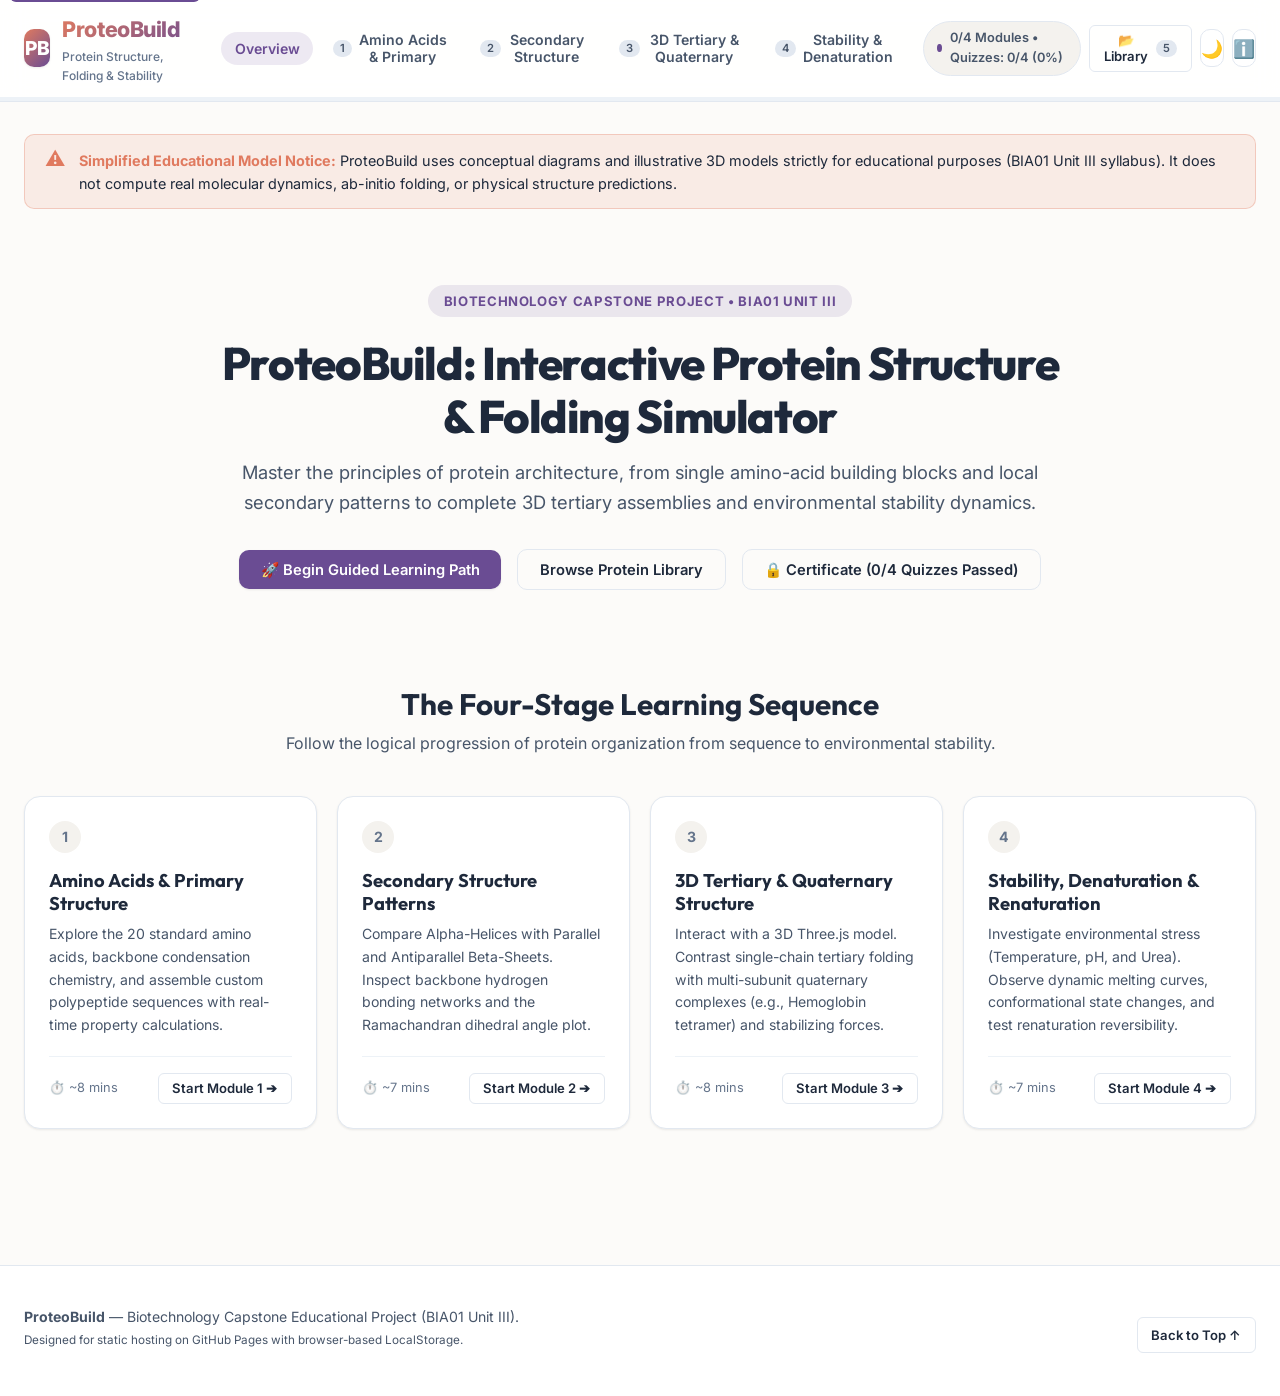
<file: ProteoBuild backup/index.html>
<!DOCTYPE html>
<html lang="en" data-theme="light">
<head>
  <meta charset="UTF-8">
  <meta name="viewport" content="width=device-width, initial-scale=1.0">
  <title>ProteoBuild - Interactive Simulator for Protein Structure, Folding and Stability</title>
  <meta name="description" content="An interactive biotechnology educational simulator for protein primary, secondary, tertiary, and quaternary structure, folding forces, and stability. Designed for BIA01 Unit III syllabus.">
  <link rel="stylesheet" href="styles.css">
  <link rel="icon" href="data:image/svg+xml,<svg xmlns=%22http://www.w3.org/2000/svg%22 viewBox=%220 0 100 100%22><text y=%22.9em%22 font-size=%2290%22>🧬</text></svg>">
</head>
<body>
  <!-- Keyboard accessibility skip link -->
  <a href="#main-content" class="skip-link">Skip to main content</a>

  <!-- Site Header & Navigation -->
  <header class="site-header" role="banner">
    <div class="header-inner">
      <div class="brand-group">
        <div class="brand-logo" aria-hidden="true">PB</div>
        <div class="brand-text">
          <span class="brand-title">ProteoBuild</span>
          <span class="brand-tagline">Protein Structure, Folding & Stability</span>
        </div>
      </div>

      <nav class="main-nav" role="navigation" aria-label="Main Navigation">
        <button type="button" class="nav-link active" data-target="overview" id="nav-btn-overview">
          <span>Overview</span>
        </button>
        <button type="button" class="nav-link" data-target="module1" id="nav-btn-module1">
          <span class="nav-badge">1</span>
          <span>Amino Acids & Primary</span>
        </button>
        <button type="button" class="nav-link" data-target="module2" id="nav-btn-module2">
          <span class="nav-badge">2</span>
          <span>Secondary Structure</span>
        </button>
        <button type="button" class="nav-link" data-target="module3" id="nav-btn-module3">
          <span class="nav-badge">3</span>
          <span>3D Tertiary & Quaternary</span>
        </button>
        <button type="button" class="nav-link" data-target="module4" id="nav-btn-module4">
          <span class="nav-badge">4</span>
          <span>Stability & Denaturation</span>
        </button>
      </nav>

      <div class="header-actions">
        <div class="progress-pill" id="header-progress-pill" title="Module Completion Progress">
          <span class="pill-dot"></span>
          <span id="progress-status-text">0 / 4 Modules Done</span>
        </div>
        <button type="button" class="btn btn-outline btn-sm" id="btn-open-library" aria-label="Open Saved Protein Library">
          <span>📂 Library</span>
          <span class="nav-badge" id="library-count-badge">5</span>
        </button>
        <button type="button" class="icon-btn" id="btn-theme-toggle" aria-label="Toggle Dark/Light Mode" title="Toggle Theme">
          <span id="theme-icon">🌙</span>
        </button>
        <button type="button" class="icon-btn" id="btn-open-about" aria-label="About ProteoBuild & Scientific Disclaimers" title="About & Team Plan">
          <span>ℹ️</span>
        </button>
      </div>
    </div>

    <!-- Global Progress Strip -->
    <div class="global-progress-strip" role="progressbar" aria-valuemin="0" aria-valuemax="100" aria-valuenow="0" id="global-progress-bar" title="Overall Learning Progress">
      <div class="global-progress-fill" id="global-progress-fill"></div>
    </div>
  </header>

  <!-- Main Content Area -->
  <main class="app-container" id="main-content" role="main">

    <!-- Top Educational Disclaimer Banner -->
    <aside class="disclaimer-banner" role="note" aria-label="Educational Model Disclaimer">
      <div class="disclaimer-icon">⚠️</div>
      <div class="disclaimer-content">
        <strong>Simplified Educational Model Notice:</strong> ProteoBuild uses conceptual diagrams and illustrative 3D models strictly for educational purposes (BIA01 Unit III syllabus). It does not compute real molecular dynamics, ab-initio folding, or physical structure predictions.
      </div>
    </aside>

    <!-- =========================================================================
         VIEW 0: OVERVIEW & LEARNING JOURNEY
         ========================================================================= -->
    <section class="app-view active" id="view-overview" aria-labelledby="overview-heading">
      <div class="hero-section">
        <span class="hero-pill">Biotechnology Capstone Project • BIA01 Unit III</span>
        <h1 class="hero-title" id="overview-heading">ProteoBuild: Interactive Protein Structure & Folding Simulator</h1>
        <p class="hero-subtitle">
          Master the principles of protein architecture, from single amino-acid building blocks and local secondary patterns to complete 3D tertiary assemblies and environmental stability dynamics.
        </p>
        <div class="hero-cta-group">
          <button type="button" class="btn btn-primary" id="btn-begin-learning">
            <span>🚀 Begin Guided Learning Path</span>
          </button>
          <button type="button" class="btn btn-outline" id="btn-hero-library">
            <span>Browse Protein Library</span>
          </button>
          <button type="button" class="btn btn-outline" id="btn-hero-certificate" style="display:none;">
            <span>🎓 View Certificate of Mastery</span>
          </button>
        </div>
      </div>

      <!-- 4-Step Learning Path Stepper -->
      <div class="learning-path-wrapper">
        <div class="section-header">
          <h2 class="section-title">The Four-Stage Learning Sequence</h2>
          <p class="section-desc">Follow the logical progression of protein organization from sequence to environmental stability.</p>
        </div>

        <div class="path-stepper">
          <!-- Step 1 Card -->
          <article class="path-step-card" id="step-card-m1">
            <div class="step-card-number">1</div>
            <h3 class="step-card-title">Amino Acids & Primary Structure</h3>
            <p class="step-card-desc">
              Explore the 20 standard amino acids, backbone condensation chemistry, and assemble custom polypeptide sequences with real-time property calculations.
            </p>
            <div class="step-card-meta">
              <span>⏱️ ~8 mins</span>
              <button type="button" class="btn btn-outline btn-sm launch-module-btn" data-target="module1">Start Module 1 ➔</button>
            </div>
          </article>

          <!-- Step 2 Card -->
          <article class="path-step-card" id="step-card-m2">
            <div class="step-card-number">2</div>
            <h3 class="step-card-title">Secondary Structure Patterns</h3>
            <p class="step-card-desc">
              Compare Alpha-Helices with Parallel and Antiparallel Beta-Sheets. Inspect backbone hydrogen bonding networks and the Ramachandran dihedral angle plot.
            </p>
            <div class="step-card-meta">
              <span>⏱️ ~7 mins</span>
              <button type="button" class="btn btn-outline btn-sm launch-module-btn" data-target="module2">Start Module 2 ➔</button>
            </div>
          </article>

          <!-- Step 3 Card -->
          <article class="path-step-card" id="step-card-m3">
            <div class="step-card-number">3</div>
            <h3 class="step-card-title">3D Tertiary & Quaternary Structure</h3>
            <p class="step-card-desc">
              Interact with a 3D Three.js model. Contrast single-chain tertiary folding with multi-subunit quaternary complexes (e.g., Hemoglobin tetramer) and stabilizing forces.
            </p>
            <div class="step-card-meta">
              <span>⏱️ ~8 mins</span>
              <button type="button" class="btn btn-outline btn-sm launch-module-btn" data-target="module3">Start Module 3 ➔</button>
            </div>
          </article>

          <!-- Step 4 Card -->
          <article class="path-step-card" id="step-card-m4">
            <div class="step-card-number">4</div>
            <h3 class="step-card-title">Stability, Denaturation & Renaturation</h3>
            <p class="step-card-desc">
              Investigate environmental stress (Temperature, pH, and Urea). Observe dynamic melting curves, conformational state changes, and test renaturation reversibility.
            </p>
            <div class="step-card-meta">
              <span>⏱️ ~7 mins</span>
              <button type="button" class="btn btn-outline btn-sm launch-module-btn" data-target="module4">Start Module 4 ➔</button>
            </div>
          </article>
        </div>
      </div>
    </section>


    <!-- =========================================================================
         VIEW 1: MODULE 1 — AMINO ACIDS & PRIMARY STRUCTURE
         ========================================================================= -->
    <section class="app-view" id="view-module1" aria-labelledby="m1-heading">
      <header class="module-header">
        <span class="module-badge">Module 1 of 4 • Primary Structure</span>
        <h2 class="module-title" id="m1-heading">Amino Acids: Building Blocks & Primary Sequence</h2>
        <p class="module-lead">
          Understand the common amino-acid backbone, explore the 20 standard side chains and their chemical groupings, and build custom polypeptide sequences.
        </p>
      </header>

      <!-- 1. UNDERSTAND -->
      <section class="rhythm-block">
        <div class="rhythm-header">
          <span class="rhythm-badge badge-understand">1. Understand</span>
          <h3 class="rhythm-title">The General Amino-Acid Backbone & Peptide Bond</h3>
        </div>
        <p>
          Every standard amino acid features a central tetrahedral <strong>alpha-carbon (Cα)</strong> bonded to four distinct chemical partners: a basic <strong>amino group (-NH2)</strong>, an acidic <strong>carboxyl group (-COOH)</strong>, a <strong>hydrogen atom (-H)</strong>, and a variable <strong>side chain (R-group)</strong>. The R-group dictates each amino acid’s unique chemical identity, size, charge, and folding propensity.
        </p>

        <!-- Labeled Backbone Diagram -->
        <div class="backbone-diagram-card">
          <svg viewBox="0 0 680 240" class="backbone-svg" aria-label="General Amino Acid Chemical Backbone Structure">
            <!-- Central C-alpha -->
            <circle cx="340" cy="120" r="28" fill="#3D5A80" />
            <text x="340" y="126" fill="#fff" font-size="16" font-weight="700" text-anchor="middle">Cα</text>
            <text x="340" y="80" fill="var(--text-secondary)" font-size="12" font-weight="600" text-anchor="middle">Central Alpha-Carbon</text>

            <!-- Amino Group (Left) -->
            <line x1="220" y1="120" x2="312" y2="120" stroke="var(--border-strong)" stroke-width="4" />
            <circle cx="180" cy="120" r="32" fill="#E07A5F" />
            <text x="180" y="126" fill="#fff" font-size="16" font-weight="700" text-anchor="middle">H2N-</text>
            <text x="180" y="175" fill="#E07A5F" font-size="12" font-weight="700" text-anchor="middle">Amino Group (N-terminus)</text>

            <!-- Carboxyl Group (Right) -->
            <line x1="368" y1="120" x2="460" y2="120" stroke="var(--border-strong)" stroke-width="4" />
            <circle cx="500" cy="120" r="32" fill="#6A4C93" />
            <text x="500" y="126" fill="#fff" font-size="16" font-weight="700" text-anchor="middle">-COOH</text>
            <text x="500" y="175" fill="#6A4C93" font-size="12" font-weight="700" text-anchor="middle">Carboxyl Group (C-terminus)</text>

            <!-- Top Hydrogen -->
            <line x1="340" y1="92" x2="340" y2="40" stroke="var(--border-strong)" stroke-width="4" />
            <circle cx="340" cy="30" r="16" fill="#81B29A" />
            <text x="340" y="35" fill="#fff" font-size="13" font-weight="700" text-anchor="middle">H</text>

            <!-- Bottom Variable R-Group -->
            <line x1="340" y1="148" x2="340" y2="200" stroke="#FFB703" stroke-width="5" stroke-dasharray="6,4" />
            <rect x="300" y="195" width="80" height="34" rx="8" fill="#FFB703" />
            <text x="340" y="217" fill="#1e293b" font-size="14" font-weight="800" text-anchor="middle">R Group</text>
            <text x="425" y="217" fill="#b47a46" font-size="11" font-weight="700">Variable Side Chain</text>
          </svg>
        </div>

        <!-- Animated Peptide Bond Condensation Visualizer -->
        <div class="condense-viewer-box">
          <h4 style="margin-bottom:0.75rem;">Peptide Bond Condensation Synthesis (Dehydration Reaction)</h4>
          <div class="condense-nav">
            <button type="button" class="condense-step-btn active" data-step="1">Step 1: Approaching Monomers</button>
            <button type="button" class="condense-step-btn" data-step="2">Step 2: H2O Elimination</button>
            <button type="button" class="condense-step-btn" data-step="3">Step 3: Planar Peptide Bond</button>
          </div>

          <div class="condense-step-card active" id="condense-step-1">
            <p><strong>Step 1:</strong> The unbonded carboxyl carbon (-COOH) of Residue 1 approaches the unbonded amino nitrogen (-NH2) of Residue 2 in the ribosome active site.</p>
            <p class="text-muted"><small>Reaction formula: Residue₁-COOH + H₂N-Residue₂</small></p>
          </div>

          <div class="condense-step-card" id="condense-step-2">
            <p><strong>Step 2:</strong> Condensation occurs. The hydroxyl group (-OH) from the carboxyl group and a proton (-H) from the amino group combine and are eliminated as one water molecule (H₂O).</p>
            <p class="text-muted"><small>Dehydration loss: -18.015 Da per peptide linkage formed.</small></p>
          </div>

          <div class="condense-step-card" id="condense-step-3">
            <p><strong>Step 3:</strong> A covalent amide <strong>peptide bond (-CO-NH-)</strong> is formed. Crucially, partial double-bond character (40%) restricts rotation around the C-N bond, keeping the peptide plane rigid while permitting rotation around adjacent phi (φ) and psi (ψ) bonds.</p>
          </div>
        </div>
      </section>

      <!-- 2. EXPLORE -->
      <section class="rhythm-block">
        <div class="rhythm-header">
          <span class="rhythm-badge badge-explore">2. Explore</span>
          <h3 class="rhythm-title">The 20 Standard Amino Acids Catalog</h3>
        </div>
        <p>
          Side chains are broadly categorized by polarity, charge, and aromaticity. Select any amino acid to inspect its molecular formula, hydropathy index, and secondary-structure propensity.
        </p>

        <!-- Search & Filter bar -->
        <div style="display:flex; justify-content:space-between; align-items:center; flex-wrap:wrap; gap:0.75rem; margin-bottom:1rem;">
          <div class="aa-filter-bar" style="margin-bottom:0;">
            <button type="button" class="aa-filter-tab active" data-category="all">All 20 Residues</button>
            <button type="button" class="aa-filter-tab" data-category="nonpolar-aliphatic">Nonpolar, Aliphatic</button>
            <button type="button" class="aa-filter-tab" data-category="aromatic">Aromatic</button>
            <button type="button" class="aa-filter-tab" data-category="polar-uncharged">Polar, Uncharged</button>
            <button type="button" class="aa-filter-tab" data-category="positive-charge">Basic (+)</button>
            <button type="button" class="aa-filter-tab" data-category="negative-charge">Acidic (-)</button>
          </div>
          <input type="text" id="aa-search-input" class="form-input" style="max-width:240px; padding:0.35rem 0.75rem; font-size:0.85rem;" placeholder="🔍 Search residue...">
        </div>

        <!-- 20 AA Button Grid -->
        <div class="aa-picker-grid" id="aa-picker-grid"></div>

        <!-- Inspection Details Card -->
        <div class="aa-inspect-card" id="aa-inspect-detail">
          <p class="text-muted">Hover or click any amino acid button above to view its detailed physicochemical properties.</p>
        </div>
      </section>

      <!-- 3. TRY: Interactive Sequence Builder -->
      <section class="rhythm-block">
        <div class="rhythm-header">
          <span class="rhythm-badge badge-try">3. Try</span>
          <h3 class="rhythm-title">Interactive Primary Sequence Builder</h3>
        </div>
        <p>
          Construct a polypeptide sequence residue by residue. ProteoBuild dynamically computes the sequence’s molecular weight (accounting for water loss during condensation), estimated isoelectric point (pI), net charge at pH 7.4, and hydropathy score.
        </p>

        <div class="builder-workspace">
          <!-- Sequence Name and Notes -->
          <div class="builder-inputs-row">
            <div class="form-group">
              <label for="seq-name-input" class="form-label">Sequence Name:</label>
              <input type="text" id="seq-name-input" class="form-input" value="My Custom Polypeptide" placeholder="e.g., Myoglobin Helix A">
            </div>
            <div class="form-group">
              <label for="seq-notes-input" class="form-label">Educational Notes:</label>
              <input type="text" id="seq-notes-input" class="form-input" value="Synthetic educational sequence" placeholder="Optional notes regarding function or motifs">
            </div>
          </div>

          <!-- Tokens Display Container -->
          <div class="form-label">Primary Structure (N-terminus ➔ C-terminus): Click residue token to remove</div>
          <div class="tokens-scroll-area" id="sequence-tokens-container" role="region" aria-label="Assembled Amino Acid Sequence"></div>

          <!-- Raw text readout -->
          <div style="font-size:0.8rem; color:var(--text-muted); margin-bottom:1rem;">
            <span>Raw Sequence: </span><code id="raw-sequence-text"></code>
          </div>

          <!-- Live Physicochemical Properties Grid -->
          <div class="seq-stats-grid">
            <div class="stat-card">
              <div class="stat-label">Length</div>
              <div class="stat-value" id="stat-length">0</div>
            </div>
            <div class="stat-card">
              <div class="stat-label">Molecular Weight</div>
              <div class="stat-value" id="stat-mw">0.0 Da</div>
            </div>
            <div class="stat-card">
              <div class="stat-label">Estimated pI</div>
              <div class="stat-value" id="stat-pi">—</div>
            </div>
            <div class="stat-card">
              <div class="stat-label">Net Charge (pH 7.4)</div>
              <div class="stat-value" id="stat-charge">0.0</div>
            </div>
            <div class="stat-card">
              <div class="stat-label">GRAVY Hydropathy</div>
              <div class="stat-value" id="stat-gravy">0.00</div>
            </div>
          </div>

          <!-- Composition Distribution Bar -->
          <div class="comp-bar-wrapper">
            <div class="form-label">Side Chain Class Composition:</div>
            <div class="comp-bar-container" id="composition-bar-container"></div>
            <div class="comp-legend" id="composition-legend"></div>
          </div>

          <!-- Action Toolbar -->
          <div class="builder-actions-toolbar">
            <div class="action-group">
              <button type="button" class="btn btn-primary" id="seq-save-btn">💾 Save to Library</button>
              <button type="button" class="btn btn-coral" id="seq-send-viewer-btn">👁️ View in 3D</button>
              <button type="button" class="btn btn-outline" id="seq-undo-btn" title="Remove the last added residue">⌫ Delete Last</button>
              <button type="button" class="btn btn-outline" id="seq-random-btn" title="Generate random 12-residue test motif">🎲 Random 12-mer</button>
              <button type="button" class="btn btn-outline" id="seq-clear-btn">Clear All</button>
            </div>
            <div class="action-group">
              <span style="font-size:0.82rem; color:var(--text-muted); align-self:center;">Motif Presets:</span>
              <button type="button" class="btn btn-outline btn-sm load-sample-seq-btn" data-name="Myoglobin N-Terminus" data-seq="VLSEGEWQLVLHVWAKVEADVAG">Myoglobin</button>
              <button type="button" class="btn btn-outline btn-sm load-sample-seq-btn" data-name="Beta Hairpin" data-seq="RGKWTYNGITYEGR">Hairpin</button>
              <button type="button" class="btn btn-outline btn-sm load-sample-seq-btn" data-name="Insulin Segment" data-seq="GIVEQCCTSICSLYQLENYCN">Insulin</button>
            </div>
          </div>
        </div>
      </section>

      <!-- 4. KEY CONCEPT INSIGHTS & TAKEAWAYS -->
      <section class="rhythm-block">
        <div class="rhythm-header">
          <span class="rhythm-badge badge-reflect">4. Key Insights</span>
          <h3 class="rhythm-title">Primary Structure Insights & Core Rules</h3>
        </div>
        <div class="insights-cards-grid">
          <div class="insight-card">
            <div class="insight-icon">🧭</div>
            <h4 class="insight-title">Intrinsic Chemical Directionality</h4>
            <p class="insight-text">
              Polypeptides strictly flow from the <strong>N-terminus</strong> (free amino group, $\text{H}_2\text{N}-$) to the <strong>C-terminus</strong> (free carboxyl group, $-\text{COOH}$). Inverting the sequence creates a completely distinct chemical molecule with altered dipole moments and folding dynamics.
            </p>
          </div>

          <div class="insight-card">
            <div class="insight-icon">⚖️</div>
            <h4 class="insight-title">Side Chain Chemical Diversity</h4>
            <p class="insight-text">
              While the $-\text{CO}-\text{NH}-$ backbone is identical across all residues, the 20 variable <strong>R-groups</strong> govern folding behavior. Nonpolar aliphatics cluster inside to escape water, basic and acidic residues form electrostatic salt bridges, and aromatic rings engage in $\pi$-$\pi$ stacking.
            </p>
          </div>

          <div class="insight-card">
            <div class="insight-icon">🔒</div>
            <h4 class="insight-title">Rigid Planar Peptide Bond</h4>
            <p class="insight-text">
              The peptide bond has ~40% double-bond character due to resonance between oxygen and nitrogen. This eliminates rotation around the $\text{C}-\text{N}$ amide linkage, restricting backbone conformational freedom exclusively to the adjacent $\phi$ (phi) and $\psi$ (psi) single bonds.
            </p>
          </div>
        </div>
      </section>

      <!-- 5. KNOWLEDGE CHECK & MASTERY QUIZ -->
      <section class="rhythm-block quiz-section" id="quiz-section-module1">
        <div class="rhythm-header">
          <span class="rhythm-badge badge-quiz">5. Knowledge Check</span>
          <h3 class="rhythm-title">Module 1 Knowledge Check & Mastery Quiz</h3>
        </div>
        <p class="quiz-intro-desc">
          Test your understanding of amino acid backbone anatomy, side chain properties, and sequence directionality.
          <strong>Score at least 80% to complete this module and unlock your Certificate of Mastery.</strong>
        </p>
        <div class="quiz-container" id="quiz-container-module1"></div>
      </section>

      <!-- Module Navigation Footer Pager -->
      <nav class="module-pager" aria-label="Module 1 Pagination">
        <button type="button" class="btn btn-outline launch-module-btn" data-target="overview">
          <span>⬅ Overview</span>
        </button>
        <button type="button" class="btn btn-primary mark-module-complete-btn" data-module="module1" data-next="module2">
          <span>Complete Module 1 & Continue to Secondary Structure ➔</span>
        </button>
      </nav>
    </section>


    <!-- =========================================================================
         VIEW 2: MODULE 2 — SECONDARY STRUCTURE
         ========================================================================= -->
    <section class="app-view" id="view-module2" aria-labelledby="m2-heading">
      <header class="module-header">
        <span class="module-badge">Module 2 of 4 • Secondary Structure</span>
        <h2 class="module-title" id="m2-heading">Secondary Structure: Alpha-Helices & Beta-Sheets</h2>
        <p class="module-lead">
          Explore local, repeating conformational patterns in the polypeptide backbone stabilized by hydrogen bonds between carbonyl oxygens and amide nitrogens.
        </p>
      </header>

      <!-- 1. UNDERSTAND -->
      <section class="rhythm-block">
        <div class="rhythm-header">
          <span class="rhythm-badge badge-understand">1. Understand</span>
          <h3 class="rhythm-title">Backbone Hydrogen Bonds as Structural Glue</h3>
        </div>
        <p>
          Unlike the primary sequence, which is defined by covalent peptide bonds, <strong>secondary structure</strong> describes regular geometric arrangements formed through non-covalent <strong>hydrogen bonds</strong> between the peptide backbone’s carbonyl oxygen (C=O) and amide hydrogen (N-H). Side chains do not participate in these backbone H-bonds directly, but their steric bulk and charge influence which secondary patterns can form.
        </p>
      </section>

      <!-- 2. EXPLORE & 3. TRY: Interactive Comparison -->
      <section class="rhythm-block">
        <div class="rhythm-header">
          <span class="rhythm-badge badge-explore">2. Explore & 3. Try</span>
          <h3 class="rhythm-title">Interactive Secondary Structure Comparison</h3>
        </div>
        <p>
          Switch between the standard <strong>Alpha-Helix</strong>, <strong>Antiparallel Beta-Sheet</strong>, and <strong>Parallel Beta-Sheet</strong> to compare hydrogen bond orientations and side chain projections.
        </p>

        <!-- Controls Bar -->
        <div class="sec-controls-bar">
          <div class="sec-mode-switcher" role="tablist" aria-label="Secondary Structure Modes">
            <button type="button" class="sec-mode-btn active" data-mode="helix" role="tab" aria-selected="true">Alpha-Helix (α-Helix)</button>
            <button type="button" class="sec-mode-btn" data-mode="beta-antiparallel" role="tab" aria-selected="false">Antiparallel β-Sheet</button>
            <button type="button" class="sec-mode-btn" data-mode="beta-parallel" role="tab" aria-selected="false">Parallel β-Sheet</button>
          </div>

          <div class="sec-toggles-group">
            <label class="toggle-label">
              <input type="checkbox" id="toggle-sec-hbonds" checked>
              <span>Highlight H-Bonds (Gold)</span>
            </label>
            <label class="toggle-label">
              <input type="checkbox" id="toggle-sec-sidechains" checked>
              <span>Show Side Chains (R)</span>
            </label>
          </div>
        </div>

        <!-- Dynamic SVG Diagram Canvas -->
        <div id="secondary-diagram-container"></div>

        <!-- Details Card -->
        <div id="secondary-details-panel"></div>

        <!-- Ramachandran Plot Explorer -->
        <div class="ramachandran-wrapper">
          <div class="rama-canvas-box">
            <h4 style="margin-bottom:0.5rem;">Interactive Ramachandran Plot</h4>
            <p style="font-size:0.8rem; color:var(--text-muted); margin-bottom:0.75rem;">Click or drag inside the plot to test backbone dihedral angles (φ, ψ).</p>
            <canvas id="ramachandran-canvas" width="320" height="320" aria-label="Interactive Ramachandran Plot Canvas"></canvas>
          </div>

          <div class="rama-info-box">
            <div id="ramachandran-readout"></div>
            <p style="font-size:0.88rem; color:var(--text-secondary);">
              G. N. Ramachandran demonstrated that steric clashes between backbone atoms and side chains forbid most combinations of dihedral angles (phi φ and psi ψ). Only specific energetic conformations are permitted:
            </p>
            <div class="rama-presets-row">
              <button type="button" class="btn btn-outline btn-sm rama-preset-btn" data-phi="-57" data-psi="-47">α-Helix (Right) (-57°, -47°)</button>
              <button type="button" class="btn btn-outline btn-sm rama-preset-btn" data-phi="-139" data-psi="135">β-Sheet (-139°, +135°)</button>
              <button type="button" class="btn btn-outline btn-sm rama-preset-btn" data-phi="60" data-psi="45">Left-Handed α (+60°, +45°)</button>
              <button type="button" class="btn btn-outline btn-sm rama-preset-btn" data-phi="0" data-psi="0">Disallowed Clash (0°, 0°)</button>
            </div>
          </div>
        </div>
      </section>

      <!-- 4. KEY CONCEPT INSIGHTS & TAKEAWAYS -->
      <section class="rhythm-block">
        <div class="rhythm-header">
          <span class="rhythm-badge badge-reflect">4. Key Insights</span>
          <h3 class="rhythm-title">Secondary Structure Core Principles</h3>
        </div>
        <div class="insights-cards-grid">
          <div class="insight-card">
            <div class="insight-icon">🌀</div>
            <h4 class="insight-title">The Pauling α-Helix Metrics</h4>
            <p class="insight-text">
              Features <strong>3.6 residues per turn</strong> and a <strong>5.4 Å pitch</strong>. Each peptide carbonyl oxygen ($C=O$) of residue $i$ forms a direct hydrogen bond with the amide hydrogen ($N-H$) of residue $i+4$. All hydrogen bonds point along the helical axis, establishing an intrinsic electrical dipole.
            </p>
          </div>

          <div class="insight-card">
            <div class="insight-icon">📐</div>
            <h4 class="insight-title">Antiparallel vs. Parallel β-Sheets</h4>
            <p class="insight-text">
              In <strong>antiparallel sheets</strong>, opposing strand directions allow 180° linear, perpendicular hydrogen bonds, conferring higher thermodynamic stability. In <strong>parallel sheets</strong>, matching strand directions produce angled, staggered hydrogen bonds with slightly lower relative stability.
            </p>
          </div>

          <div class="insight-card">
            <div class="insight-icon">🚫</div>
            <h4 class="insight-title">Helix Breakers: Proline & Glycine</h4>
            <p class="insight-text">
              <strong>Proline</strong> introduces a rigid pyrrolidine ring that locks $\phi \approx -65^\circ$ and lacks an amide proton to donate. <strong>Glycine</strong> has no side chain, conferring extreme conformational entropy that resists helical confinement. Both frequently terminate helices and initiate sharp turns.
            </p>
          </div>
        </div>
      </section>

      <!-- 5. KNOWLEDGE CHECK & MASTERY QUIZ -->
      <section class="rhythm-block quiz-section" id="quiz-section-module2">
        <div class="rhythm-header">
          <span class="rhythm-badge badge-quiz">5. Knowledge Check</span>
          <h3 class="rhythm-title">Module 2 Knowledge Check & Mastery Quiz</h3>
        </div>
        <p class="quiz-intro-desc">
          Verify your grasp of alpha-helices, beta-sheets, and the stabilizing role of backbone hydrogen bonds.
          <strong>Score at least 80% to complete this module and unlock your Certificate of Mastery.</strong>
        </p>
        <div class="quiz-container" id="quiz-container-module2"></div>
      </section>

      <!-- Module Navigation Footer Pager -->
      <nav class="module-pager" aria-label="Module 2 Pagination">
        <button type="button" class="btn btn-outline launch-module-btn" data-target="module1">
          <span>⬅ Previous: Primary Structure</span>
        </button>
        <button type="button" class="btn btn-primary mark-module-complete-btn" data-module="module2" data-next="module3">
          <span>Complete Module 2 & Continue to 3D Viewer ➔</span>
        </button>
      </nav>
    </section>


    <!-- =========================================================================
         VIEW 3: MODULE 3 — TERTIARY & QUATERNARY STRUCTURE (THREE.JS)
         ========================================================================= -->
    <section class="app-view" id="view-module3" aria-labelledby="m3-heading">
      <header class="module-header">
        <span class="module-badge">Module 3 of 4 • 3D Architecture</span>
        <h2 class="module-title" id="m3-heading">3D Architecture: Tertiary & Quaternary Structure</h2>
        <p class="module-lead">
          Explore the overall three-dimensional folding of a single polypeptide chain (tertiary structure) and multi-subunit assemblies (quaternary structure) in an interactive 3D model.
        </p>
      </header>

      <!-- 1. UNDERSTAND -->
      <section class="rhythm-block">
        <div class="rhythm-header">
          <span class="rhythm-badge badge-understand">1. Understand</span>
          <h3 class="rhythm-title">Tertiary Folding vs. Quaternary Assembly</h3>
        </div>
        <p>
          <strong>Tertiary structure</strong> is the complete 3D spatial conformation of a single polypeptide chain. It is driven thermodynamically by the <strong>hydrophobic effect</strong> (burying nonpolar side chains in an interior core away from water), and further stabilized by non-covalent hydrogen bonds, ionic salt bridges, and covalent disulfide bridges (-S-S-).
        </p>
        <p>
          <strong>Quaternary structure</strong> arises when two or more independent polypeptide chains (called subunits) assemble into a stable, functional oligomeric complex (such as the α₂β₂ tetramer of Hemoglobin).
        </p>
      </section>

      <!-- 2. EXPLORE & 3. TRY: Three.js 3D Viewer -->
      <section class="rhythm-block">
        <div class="rhythm-header">
          <span class="rhythm-badge badge-explore">2. Explore & 3. Try</span>
          <h3 class="rhythm-title">Interactive 3D Teaching Visualization</h3>
        </div>
        <p>
          Use your mouse or touch gestures to <strong>rotate, zoom, and inspect</strong> the 3D protein structure. Toggle between a single monomer chain and multi-subunit assemblies to observe quaternary organization.
        </p>

        <!-- 3D Layout -->
        <div class="viewer-3d-layout">
          <!-- Canvas area -->
          <div class="viewer-3d-canvas-wrapper">
            <canvas id="three-canvas" aria-label="Interactive Three.js 3D Protein Structural Model"></canvas>

            <!-- Overlay toolbar -->
            <div class="viewer-overlay-toolbar">
              <div class="viewer-assembly-switcher">
                <button type="button" class="assembly-btn active" data-assembly="monomer">Monomer (Tertiary)</button>
                <button type="button" class="assembly-btn" data-assembly="dimer">Dimer (2 Subunits)</button>
                <button type="button" class="assembly-btn" data-assembly="tetramer">Tetramer (α₂β₂)</button>
              </div>

              <div style="display:flex; gap:0.35rem;">
                <button type="button" class="btn btn-outline btn-sm" id="btn-3d-reset-view" style="background:var(--bg-surface-translucent);" title="Reset Camera View">
                  🔄 Reset
                </button>
              </div>
            </div>

            <!-- Gesture / Touch Helper Badge -->
            <div class="viewer-gesture-hint">
              <span>🖱️ Drag to rotate • 🔍 Scroll to zoom • ✋ Right-click to pan</span>
            </div>
          </div>

          <!-- Controls & Info Sidebar -->
          <div class="viewer-sidebar-panel">
            <div class="viewer-controls-card">
              <h4 style="margin-bottom:0.75rem;">Preset Structural Models</h4>
              <div class="form-group" style="margin-bottom:1rem;">
                <label for="preset-protein-select" class="form-label">Select Reference Complex:</label>
                <select id="preset-protein-select" class="form-input">
                  <option value="myoglobin">Myoglobin (All-Alpha Monomer)</option>
                  <option value="hemoglobin">Hemoglobin (Allosteric Tetramer)</option>
                  <option value="insulin">Insulin (Dimer with Disulfides)</option>
                  <option value="lysozyme">Lysozyme (Alpha+Beta Enzyme)</option>
                </select>
              </div>

              <h4 style="margin-bottom:0.5rem;">Representation Style</h4>
              <div style="display:flex; gap:0.35rem; margin-bottom:1rem;">
                <button type="button" class="btn btn-outline btn-sm viewer-style-btn active" data-style="cartoon">Ribbon Cartoon</button>
                <button type="button" class="btn btn-outline btn-sm viewer-style-btn" data-style="tube">Backbone Tube</button>
                <button type="button" class="btn btn-outline btn-sm viewer-style-btn" data-style="atoms">Atoms Spheres</button>
              </div>

              <h4 style="margin-bottom:0.5rem;">Stabilizing Forces</h4>
              <div style="display:flex; flex-direction:column; gap:0.4rem; font-size:0.85rem; margin-bottom:1rem;">
                <label class="toggle-label">
                  <input type="checkbox" id="toggle-3d-hbonds" checked>
                  <span>Hydrogen Bonds (Yellow Dashed)</span>
                </label>
                <label class="toggle-label">
                  <input type="checkbox" id="toggle-3d-disulfides" checked>
                  <span>Covalent Disulfides (Gold Rods)</span>
                </label>
                <label class="toggle-label">
                  <input type="checkbox" id="toggle-3d-hydrophobic" checked>
                  <span>Hydrophobic Core (Amber Sphere)</span>
                </label>
                <label class="toggle-label">
                  <input type="checkbox" id="toggle-3d-autorotate" checked>
                  <span>Auto-Rotate Model</span>
                </label>
              </div>
            </div>

            <!-- Sequence reference card -->
            <div class="viewer-controls-card">
              <h4 id="viewer-protein-title">Myoglobin (Monomer)</h4>
              <div id="viewer-protein-desc" style="font-size:0.85rem; color:var(--text-secondary); margin-bottom:0.75rem;">
                <strong>Tertiary Single-Chain Globule:</strong> Illustrates the 3D folded architecture of a single polypeptide chain stabilized by a central hydrophobic core.
              </div>
              <div class="form-label">Linked Primary Sequence Reference:</div>
              <div class="viewer-linked-seq-box" id="viewer-linked-seq"></div>
            </div>
          </div>
        </div>
      </section>

      <!-- 4. KEY CONCEPT INSIGHTS & TAKEAWAYS -->
      <section class="rhythm-block">
        <div class="rhythm-header">
          <span class="rhythm-badge badge-reflect">4. Key Insights</span>
          <h3 class="rhythm-title">3D Architecture Core Principles</h3>
        </div>
        <div class="insights-cards-grid">
          <div class="insight-card">
            <div class="insight-icon">💧</div>
            <h4 class="insight-title">The Hydrophobic Effect</h4>
            <p class="insight-text">
              The primary thermodynamic engine of tertiary folding. Burying nonpolar side chains in the interior core releases cages of ordered water molecules, producing an enormous favorable increase in solvent entropy ($\Delta S_\text{water} > 0$).
            </p>
          </div>

          <div class="insight-card">
            <div class="insight-icon">🛡️</div>
            <h4 class="insight-title">Covalent Disulfide Bridges</h4>
            <p class="insight-text">
              Two cysteine residues in close proximity can oxidize to form a covalent cystine bridge ($-S-S-$). Disulfides provide vital structural reinforcement, locking folds against extracellular mechanical and thermal stresses (e.g. Insulin and Lysozyme).
            </p>
          </div>

          <div class="insight-card">
            <div class="insight-icon">🧩</div>
            <h4 class="insight-title">Quaternary Allosteric Cooperativity</h4>
            <p class="insight-text">
              Multi-subunit assemblies (such as the Hemoglobin $\alpha_2\beta_2$ tetramer) interact across non-covalent subunit interfaces. Subunit repositioning facilitates cooperative ligand binding, enabling allosteric regulation impossible in simple monomers.
            </p>
          </div>
        </div>
      </section>

      <!-- 5. KNOWLEDGE CHECK & MASTERY QUIZ -->
      <section class="rhythm-block quiz-section" id="quiz-section-module3">
        <div class="rhythm-header">
          <span class="rhythm-badge badge-quiz">5. Knowledge Check</span>
          <h3 class="rhythm-title">Module 3 Knowledge Check & Mastery Quiz</h3>
        </div>
        <p class="quiz-intro-desc">
          Assess your understanding of 3D single-chain folding versus multi-subunit quaternary architecture.
          <strong>Score at least 80% to complete this module and unlock your Certificate of Mastery.</strong>
        </p>
        <div class="quiz-container" id="quiz-container-module3"></div>
      </section>

      <!-- Module Navigation Footer Pager -->
      <nav class="module-pager" aria-label="Module 3 Pagination">
        <button type="button" class="btn btn-outline launch-module-btn" data-target="module2">
          <span>⬅ Previous: Secondary Structure</span>
        </button>
        <button type="button" class="btn btn-primary mark-module-complete-btn" data-module="module3" data-next="module4">
          <span>Complete Module 3 & Continue to Stability Lab ➔</span>
        </button>
      </nav>
    </section>


    <!-- =========================================================================
         VIEW 4: MODULE 4 — STABILITY, DENATURATION & RENATURATION
         ========================================================================= -->
    <section class="app-view" id="view-module4" aria-labelledby="m4-heading">
      <header class="module-header">
        <span class="module-badge">Module 4 of 4 • Stability & Dynamics</span>
        <h2 class="module-title" id="m4-heading">Protein Stability, Denaturation & Renaturation</h2>
        <p class="module-lead">
          Investigate how temperature, pH, and chemical denaturants perturb non-covalent interactions, observe melting curve transitions, and explore conditions for renaturation.
        </p>
      </header>

      <!-- 1. UNDERSTAND -->
      <section class="rhythm-block">
        <div class="rhythm-header">
          <span class="rhythm-badge badge-understand">1. Understand</span>
          <h3 class="rhythm-title">Thermodynamic Marginal Stability & Denaturation</h3>
        </div>
        <p>
          The native functional fold of a globular protein is marginally stable: the net free energy of folding (ΔG_fold) is typically only -20 to -60 kJ/mol (equivalent to just a few hydrogen bonds). Consequently, modest changes in environmental conditions can disrupt this equilibrium:
        </p>
        <ul style="margin-left: 1.5rem; margin-bottom: 1rem; color: var(--text-secondary);">
          <li><strong>Temperature:</strong> Thermal kinetic energy disrupts weak hydrogen bonds and loosens hydrophobic packing. Above the melting temperature (Tm), the polypeptide unfolds.</li>
          <li><strong>pH:</strong> Changes in [H+] alter the protonation state of ionizable side chains (Asp, Glu, Lys, Arg, His), abolishing stabilizing salt bridges and creating electrostatic repulsion.</li>
          <li><strong>Chemical Denaturants (Urea / GdnHCl):</strong> Solvate the peptide backbone and nonpolar side chains, diminishing the hydrophobic effect that stabilizes the core.</li>
        </ul>
      </section>

      <!-- 2. EXPLORE & 3. TRY: Environmental Simulation Lab -->
      <section class="rhythm-block">
        <div class="rhythm-header">
          <span class="rhythm-badge badge-explore">2. Explore & 3. Try</span>
          <h3 class="rhythm-title">Interactive Environmental Stress Laboratory</h3>
        </div>
        <p>
          Adjust the environmental controls below to observe real-time impacts on protein conformation, the dynamic thermal melting curve, and the illustrative stability score.
        </p>

        <div class="stability-lab-grid">
          <!-- Environmental Controls Panel -->
          <div class="conditions-panel">
            <h4 style="margin-bottom:0.25rem;">Environmental Controls</h4>
            <p style="font-size:0.8rem; color:var(--text-muted); margin-bottom:0.75rem;">Adjust parameters or pick a 1-click stress condition:</p>

            <!-- 1-Click Environmental Presets -->
            <div class="env-presets-grid">
              <button type="button" class="btn btn-outline btn-sm env-preset-btn" data-temp="37" data-ph="7.4" data-denat="0">🌡️ 37°C Normal</button>
              <button type="button" class="btn btn-outline btn-sm env-preset-btn" data-temp="75" data-ph="7.4" data-denat="0">🔥 75°C Heat</button>
              <button type="button" class="btn btn-outline btn-sm env-preset-btn" data-temp="95" data-ph="7.4" data-denat="0">⚡ 95°C Boil</button>
              <button type="button" class="btn btn-outline btn-sm env-preset-btn" data-temp="37" data-ph="2.0" data-denat="0">🍋 Acid pH 2</button>
              <button type="button" class="btn btn-outline btn-sm env-preset-btn" data-temp="37" data-ph="11.5" data-denat="0">🧼 Base pH 11.5</button>
              <button type="button" class="btn btn-outline btn-sm env-preset-btn" data-temp="37" data-ph="7.4" data-denat="6">🧪 6 M Urea</button>
            </div>

            <!-- Temperature Slider -->
            <div class="condition-slider-box">
              <div class="slider-label-row">
                <span>Temperature (°C):</span>
                <span class="slider-val-badge" id="val-temperature">37.0 °C</span>
              </div>
              <input type="range" id="slider-temperature" class="styled-slider" min="0" max="100" step="0.5" value="37" aria-label="Temperature slider in Celsius">
              <small style="color:var(--text-muted);">Physiological baseline: 37°C</small>
            </div>

            <!-- pH Slider -->
            <div class="condition-slider-box">
              <div class="slider-label-row">
                <span>pH (Acidity/Alkalinity):</span>
                <span class="slider-val-badge" id="val-ph">7.4</span>
              </div>
              <input type="range" id="slider-ph" class="styled-slider" min="0" max="14" step="0.1" value="7.4" aria-label="pH slider">
              <small style="color:var(--text-muted);">Physiological baseline: pH 7.4</small>
            </div>

            <!-- Urea Denaturant Slider -->
            <div class="condition-slider-box">
              <div class="slider-label-row">
                <span>Denaturant (Urea / GdnHCl):</span>
                <span class="slider-val-badge" id="val-denaturant">0.0 M</span>
              </div>
              <input type="range" id="slider-denaturant" class="styled-slider" min="0" max="8" step="0.1" value="0" aria-label="Denaturant concentration slider in Molar">
              <small style="color:var(--text-muted);">0.0 M (Pure buffer) to 8.0 M (Strong chaotrope)</small>
            </div>

            <!-- Stability Meter Gauge -->
            <div class="stability-meter-box">
              <div class="stability-meter-ring">
                <div class="meter-inner">
                  <span class="meter-score" id="stability-meter-score">95%</span>
                  <span class="meter-score-label">Illustrative Score</span>
                </div>
              </div>
              <span class="meter-status-tag status-success" id="stability-meter-status">Native Folded Conformation</span>
              <p style="font-size:0.75rem; color:var(--text-muted); margin-top:0.5rem;">
                <em>Illustrative model score: Not an experimental measurement or biochemical prediction.</em>
              </p>
            </div>

            <!-- Actions -->
            <div style="display:flex; flex-direction:column; gap:0.5rem;">
              <button type="button" class="btn btn-outline" id="btn-reset-stability">Reset to Physiological Baseline</button>
              <button type="button" class="btn btn-coral" id="btn-attempt-renaturation">Attempt Renaturation Test</button>
            </div>

            <!-- Inline Renaturation Result Banner -->
            <div id="renaturation-result-box" style="display:none; margin-top:0.75rem;"></div>
          </div>

          <!-- Dynamic Visualizations Column -->
          <div class="visuals-column">
            <!-- 1. Live Melting Curve Canvas -->
            <div class="chart-card">
              <div class="chart-card-title">
                <span>Dynamic Thermal Melting Curve (θ vs Temperature)</span>
                <span style="font-size:0.78rem; color:var(--accent-lavender); font-weight:600;">Two-State Sigmoidal Transition</span>
              </div>
              <canvas id="melting-curve-canvas" class="chart-canvas" width="600" height="240" aria-label="Dynamic Melting Curve Plot"></canvas>
            </div>

            <!-- 2. Live Conformation Visual Canvas -->
            <div class="chart-card">
              <div class="chart-card-title">
                <span>Simulated Molecular Conformation State</span>
                <span style="font-size:0.78rem; color:var(--text-muted);">Dynamic Polymer Morphing</span>
              </div>
              <canvas id="conformation-canvas" class="chart-canvas" width="600" height="220" aria-label="Simulated Conformation Canvas"></canvas>
            </div>

            <!-- Live Explanation Text Card -->
            <div class="chart-card">
              <h4 style="margin-bottom:0.5rem;">Biochemical Mechanism Under Current Conditions</h4>
              <div id="stability-explanation-text" style="font-size:0.9rem; color:var(--text-secondary);"></div>
            </div>
          </div>
        </div>
      </section>

      <!-- 4. KEY CONCEPT INSIGHTS & TAKEAWAYS -->
      <section class="rhythm-block">
        <div class="rhythm-header">
          <span class="rhythm-badge badge-reflect">4. Key Insights</span>
          <h3 class="rhythm-title">Thermodynamic Stability & Denaturation Principles</h3>
        </div>
        <div class="insights-cards-grid">
          <div class="insight-card">
            <div class="insight-icon">⚖️</div>
            <h4 class="insight-title">Marginal Thermodynamic Stability</h4>
            <p class="insight-text">
              The native fold is only marginally favored ($\Delta G_\text{fold} \approx -20\text{ to }-60\text{ kJ/mol}$, equivalent to just a few hydrogen bonds). This marginal balance is biologically essential: it allows conformational flexibility for enzyme catalysis and allosteric regulation, but makes proteins sensitive to environmental denaturation.
            </p>
          </div>

          <div class="insight-card">
            <div class="insight-icon">📈</div>
            <h4 class="insight-title">Cooperative Two-State Unfolding</h4>
            <p class="insight-text">
              Protein denaturation is highly cooperative ("all-or-none"): as the first few interactions rupture, the entire structure rapidly collapses. This produces the characteristic sigmoidal melting curve, with a sharp inflection point defining the melting temperature ($T_m$).
            </p>
          </div>

          <div class="insight-card">
            <div class="insight-icon">🧪</div>
            <h4 class="insight-title">Anfinsen's Renaturation Dogma</h4>
            <p class="insight-text">
              Christian Anfinsen’s classic ribonuclease A experiment proved that the primary amino-acid sequence contains all the necessary thermodynamic information to direct 3D folding. While gentle renaturation is possible in vitro, severe thermal denaturation exposes hydrophobic patches that can trigger irreversible aggregation.
            </p>
          </div>
        </div>
      </section>

      <!-- 5. KNOWLEDGE CHECK & MASTERY QUIZ -->
      <section class="rhythm-block quiz-section" id="quiz-section-module4">
        <div class="rhythm-header">
          <span class="rhythm-badge badge-quiz">5. Knowledge Check</span>
          <h3 class="rhythm-title">Module 4 Knowledge Check & Mastery Quiz</h3>
        </div>
        <p class="quiz-intro-desc">
          Test your grasp of environmental denaturation factors and the thermodynamic principles of folding reversibility.
          <strong>Score at least 80% to complete this module and unlock your Certificate of Mastery.</strong>
        </p>
        <div class="quiz-container" id="quiz-container-module4"></div>
      </section>

      <!-- Module Navigation Footer Pager -->
      <nav class="module-pager" aria-label="Module 4 Pagination">
        <button type="button" class="btn btn-outline launch-module-btn" data-target="module3">
          <span>⬅ Previous: 3D Architecture</span>
        </button>
        <button type="button" class="btn btn-primary mark-module-complete-btn" data-module="module4" data-next="certificate">
          <span>🎉 Complete Course & View Certificate of Mastery ➔</span>
        </button>
      </nav>
    </section>

  </main>


  <!-- =========================================================================
       MODAL 1: SAVED PROTEIN LIBRARY
       ========================================================================= -->
  <div class="modal-backdrop" id="modal-library" role="dialog" aria-modal="true" aria-labelledby="library-modal-title">
    <div class="modal-window">
      <div class="modal-header">
        <h3 class="modal-title" id="library-modal-title">Saved Protein Library (Local Browser Storage)</h3>
        <button type="button" class="icon-btn close-modal-btn" data-modal="modal-library" aria-label="Close library modal">&times;</button>
      </div>

      <div class="modal-body">
        <aside class="disclaimer-banner" style="margin-bottom:1rem;">
          <div class="disclaimer-icon">💾</div>
          <div style="font-size:0.85rem;">
            <strong>Local Storage Notice:</strong> Saved proteins are stored locally in your current web browser. No external database or login server is used. Export your proteins to JSON to backup or transfer your work.
          </div>
        </aside>

        <!-- Search & Filter / Import Controls -->
        <div style="display:flex; justify-content:space-between; align-items:center; flex-wrap:wrap; gap:0.5rem; margin-bottom:1rem;">
          <div style="display:flex; gap:0.5rem;">
            <button type="button" class="btn btn-outline btn-sm" id="btn-export-all-json">Export Library JSON</button>
            <label class="btn btn-outline btn-sm" style="margin:0; cursor:pointer;">
              Import JSON <input type="file" id="input-import-json" accept=".json" style="display:none;">
            </label>
            <button type="button" class="btn btn-outline btn-sm" id="btn-reset-presets">Restore Presets</button>
          </div>
        </div>

        <!-- Table of Saved Proteins -->
        <div style="overflow-x:auto;">
          <table class="library-table" id="library-table">
            <thead>
              <tr>
                <th>Protein Name</th>
                <th>Category</th>
                <th>Length</th>
                <th>Actions</th>
              </tr>
            </thead>
            <tbody id="library-table-body"></tbody>
          </table>
        </div>
      </div>

      <div class="modal-footer">
        <button type="button" class="btn btn-outline close-modal-btn" data-modal="modal-library">Close</button>
      </div>
    </div>
  </div>


  <!-- =========================================================================
       MODAL 2: ABOUT, PEDAGOGY & 4-STUDENT TEAM PLAN
       ========================================================================= -->
  <div class="modal-backdrop" id="modal-about" role="dialog" aria-modal="true" aria-labelledby="about-modal-title">
    <div class="modal-window">
      <div class="modal-header">
        <h3 class="modal-title" id="about-modal-title">About ProteoBuild & Capstone Team Plan</h3>
        <button type="button" class="icon-btn close-modal-btn" data-modal="modal-about" aria-label="Close about modal">&times;</button>
      </div>

      <div class="modal-body" style="font-size:0.92rem; line-height:1.6;">
        <h4 style="margin-bottom:0.5rem; color:var(--accent-lavender);">Educational Purpose (BIA01 Unit III Syllabus)</h4>
        <p>
          ProteoBuild is an interactive biotechnology capstone simulator engineered to assist undergraduate and diploma biotechnology students in mastering protein structural hierarchy, the thermodynamics of folding, and environmental stability factors.
        </p>

        <h4 style="margin-top:1.25rem; margin-bottom:0.5rem; color:var(--accent-coral);">Explicit Scientific & Model Limitations</h4>
        <p>
          All 3D representations, cartoon ribbons, Ramachandran angle plots, and denaturation melting curves are <strong>simplified educational models</strong>. ProteoBuild does not predict atomic coordinates, calculate molecular dynamics (MD), or serve as a clinical or laboratory diagnostic software.
        </p>

        <h4 style="margin-top:1.25rem; margin-bottom:0.5rem; color:var(--accent-teal);">Four-Person Student Team Work Split</h4>
        <div style="background:var(--bg-secondary); padding:1rem; border-radius:var(--radius-md); margin-bottom:1rem;">
          <p><strong>Student 1 — Primary Structure:</strong> Amino-acid backbone anatomy, 20-residue chemical classification, sequence builder, physicochemical calculations (MW, pI, net charge, hydropathy), and Module 1 knowledge checks.</p>
          <p><strong>Student 2 — Secondary Structure:</strong> Alpha-helix and beta-sheet (parallel vs antiparallel) schematics, backbone H-bond network inspector, Ramachandran plot dihedral explorer, and Module 2 knowledge checks.</p>
          <p><strong>Student 3 — Tertiary & Quaternary Structure:</strong> Three.js interactive 3D teaching model, cartoon ribbon geometries, non-covalent force lines (H-bonds, disulfides, hydrophobic core), monomer vs oligomer assemblies, and Module 3 knowledge checks.</p>
          <p><strong>Student 4 — Stability & Denaturation:</strong> Environmental controls (Temperature, pH, Urea), dynamic thermal melting curve, visual conformational state morphing, Anfinsen renaturation test, and Module 4 knowledge checks.</p>
          <p class="text-muted"><small>Shared Contributions: Design system tokens, navigation, LocalStorage protein library, JSON import/export, accessibility audit, and GitHub Pages static deployment.</small></p>
        </div>

        <h4 style="margin-top:1.25rem; margin-bottom:0.5rem;">Local Storage vs. Cloud Storage Requirements</h4>
        <p>
          GitHub Pages hosts purely static files (HTML, CSS, JS). Saving functions run client-side using browser <code>LocalStorage</code>. Multi-device synchronization or persistent user accounts would require an external backend API (e.g. Node/Express, Supabase, or Firebase) with authentication, data privacy compliance, and database maintenance.
        </p>
      </div>

      <div class="modal-footer">
        <button type="button" class="btn btn-outline close-modal-btn" data-modal="modal-about">Close</button>
      </div>
    </div>
  </div>


  <!-- =========================================================================
       MODAL 3: CERTIFICATE OF MASTERY
       ========================================================================= -->
  <div class="modal-backdrop" id="modal-certificate" role="dialog" aria-modal="true" aria-labelledby="cert-modal-title">
    <div class="modal-window">
      <div class="modal-header">
        <h3 class="modal-title" id="cert-modal-title">Certificate of Completion & Mastery</h3>
        <button type="button" class="icon-btn close-modal-btn" data-modal="modal-certificate" aria-label="Close certificate modal">&times;</button>
      </div>

      <div class="modal-body" id="cert-modal-body-container" style="text-align:center;">
        <!-- Dynamically populated with Verified Certificate or Locked Progress checklist -->
      </div>

      <div class="modal-footer">
        <button type="button" class="btn btn-primary" onclick="window.print()">🖨️ Print / Save as PDF</button>
        <button type="button" class="btn btn-outline close-modal-btn" data-modal="modal-certificate">Close</button>
      </div>
    </div>
  </div>


  <!-- Toast Notification Container -->
  <div class="toast-container" id="toast-container" aria-live="polite" aria-atomic="true"></div>

  <!-- Site Footer -->
  <footer class="site-footer" role="contentinfo">
    <div class="footer-inner">
      <div>
        <strong>ProteoBuild</strong> — Biotechnology Capstone Educational Project (BIA01 Unit III).
        <p class="text-muted"><small>Designed for static hosting on GitHub Pages with browser-based LocalStorage.</small></p>
      </div>
      <div>
        <a href="#overview" class="btn btn-outline btn-sm">Back to Top ↑</a>
      </div>
    </div>
  </footer>

  <!-- Application Script Module -->
  <script type="module" src="app.js"></script>
</body>
</html>
</file>
<file: ProteoBuild backup/styles.css>
/* ==========================================================================
   ProteoBuild - Master Design System Stylesheet
   Clean Bio-Lab Modern Aesthetic
   Responsive, Accessible, Semantic CSS with Full Light/Dark Theming
   ========================================================================== */

@import url('https://fonts.googleapis.com/css2?family=Outfit:wght@300;400;500;600;700;800&family=Inter:wght@400;500;600;700&family=JetBrains+Mono:wght@400;500;600&display=swap');

/* --- Root Design Tokens (Light Theme Default) --- */
:root {
  --font-heading: 'Outfit', -apple-system, BlinkMacSystemFont, 'Segoe UI', Roboto, sans-serif;
  --font-body: 'Inter', -apple-system, BlinkMacSystemFont, 'Segoe UI', Roboto, sans-serif;
  --font-mono: 'JetBrains Mono', SFMono-Regular, Menlo, Monaco, Consolas, monospace;

  /* Molecular Color Palette */
  --bg-primary: #fcfbf9;
  --bg-secondary: #f4f2ee;
  --bg-surface: #ffffff;
  --bg-surface-translucent: rgba(255, 255, 255, 0.85);
  --bg-card: #ffffff;
  --bg-card-hover: #faf9f6;

  --text-primary: #1e293b;
  --text-secondary: #475569;
  --text-muted: #64748b;
  --text-inverse: #ffffff;

  /* Accents */
  --accent-coral: #e07a5f;
  --accent-coral-light: rgba(224, 122, 95, 0.12);
  --accent-lavender: #6a4c93;
  --accent-lavender-light: rgba(106, 76, 147, 0.12);
  --accent-teal: #81b29a;
  --accent-teal-light: rgba(129, 178, 154, 0.14);
  --accent-blue: #3d5a80;
  --accent-amber: #d4a373;
  --accent-gold: #ffb703;
  --accent-danger: #e63946;

  /* Borders & Shadows */
  --border-color: #e2e8f0;
  --border-color-subtle: #edf2f7;
  --border-strong: #cbd5e1;
  --focus-ring: #6a4c93;

  --shadow-sm: 0 1px 3px rgba(0, 0, 0, 0.05), 0 1px 2px rgba(0, 0, 0, 0.03);
  --shadow-md: 0 4px 6px -1px rgba(0, 0, 0, 0.07), 0 2px 4px -2px rgba(0, 0, 0, 0.05);
  --shadow-lg: 0 10px 15px -3px rgba(0, 0, 0, 0.08), 0 4px 6px -4px rgba(0, 0, 0, 0.05);
  --shadow-glow: 0 0 20px rgba(106, 76, 147, 0.15);

  /* Radius & Transitions */
  --radius-sm: 6px;
  --radius-md: 10px;
  --radius-lg: 16px;
  --radius-full: 9999px;

  --transition-fast: 0.15s ease;
  --transition-normal: 0.25s ease;
  --transition-slow: 0.4s ease;
}

/* --- Dark Theme Overrides --- */
[data-theme="dark"] {
  --bg-primary: #0a0f1d;
  --bg-secondary: #0f172a;
  --bg-surface: #1e293b;
  --bg-surface-translucent: rgba(30, 41, 59, 0.85);
  --bg-card: #162032;
  --bg-card-hover: #1e293b;

  --text-primary: #f8fafc;
  --text-secondary: #cbd5e1;
  --text-muted: #94a3b8;
  --text-inverse: #0a0f1d;

  --border-color: #334155;
  --border-color-subtle: #1e293b;
  --border-strong: #475569;
  --focus-ring: #a5b4fc;

  --accent-coral: #f87171;
  --accent-coral-light: rgba(248, 113, 113, 0.18);
  --accent-lavender: #c084fc;
  --accent-lavender-light: rgba(192, 132, 252, 0.18);
  --accent-teal: #4ade80;
  --accent-teal-light: rgba(74, 222, 128, 0.18);
  --accent-blue: #60a5fa;
  --accent-amber: #fbbf24;

  --shadow-sm: 0 1px 3px rgba(0, 0, 0, 0.3);
  --shadow-md: 0 4px 6px -1px rgba(0, 0, 0, 0.4);
  --shadow-lg: 0 10px 15px -3px rgba(0, 0, 0, 0.5);
  --shadow-glow: 0 0 25px rgba(192, 132, 252, 0.25);
}

/* --- Reset & Base Styles --- */
*, *::before, *::after {
  box-sizing: border-box;
  margin: 0;
  padding: 0;
}

html {
  font-size: 16px;
  scroll-behavior: smooth;
  -webkit-font-smoothing: antialiased;
  -moz-osx-font-smoothing: grayscale;
}

body {
  font-family: var(--font-body);
  background-color: var(--bg-primary);
  color: var(--text-primary);
  line-height: 1.6;
  min-height: 100vh;
  display: flex;
  flex-direction: column;
  transition: background-color var(--transition-normal), color var(--transition-normal);
}

/* Skip link for keyboard accessibility */
.skip-link {
  position: absolute;
  top: -40px;
  left: 10px;
  background: var(--accent-lavender);
  color: #fff;
  padding: 8px 16px;
  z-index: 1000;
  border-radius: var(--radius-sm);
  text-decoration: none;
  font-weight: 600;
  transition: top var(--transition-fast);
}

.skip-link:focus {
  top: 10px;
}

/* Typography */
h1, h2, h3, h4, h5, h6 {
  font-family: var(--font-heading);
  color: var(--text-primary);
  font-weight: 700;
  line-height: 1.25;
}

p {
  margin-bottom: 0.85rem;
}

code, kbd, samp, pre {
  font-family: var(--font-mono);
}

a {
  color: var(--accent-lavender);
  text-decoration: none;
  transition: color var(--transition-fast);
}

a:hover {
  text-decoration: underline;
}

button {
  font-family: inherit;
  cursor: pointer;
  border: none;
  background: none;
}

:focus-visible {
  outline: 3px solid var(--focus-ring);
  outline-offset: 2px;
}

/* --- App Header & Navigation --- */
.site-header {
  position: sticky;
  top: 0;
  z-index: 100;
  background: var(--bg-surface-translucent);
  backdrop-filter: blur(12px);
  -webkit-backdrop-filter: blur(12px);
  border-bottom: 1px solid var(--border-color);
  transition: border-color var(--transition-normal), background-color var(--transition-normal);
}

.header-inner {
  max-width: 1360px;
  margin: 0 auto;
  padding: 0.75rem 1.5rem;
  display: flex;
  align-items: center;
  justify-content: space-between;
  gap: 1rem;
}

.brand-group {
  display: flex;
  align-items: center;
  gap: 0.75rem;
}

.brand-logo {
  width: 38px;
  height: 38px;
  border-radius: var(--radius-md);
  background: linear-gradient(135deg, var(--accent-coral), var(--accent-lavender));
  display: flex;
  align-items: center;
  justify-content: center;
  color: #fff;
  font-weight: 800;
  font-size: 1.2rem;
  box-shadow: var(--shadow-sm);
}

.brand-text {
  display: flex;
  flex-direction: column;
}

.brand-title {
  font-size: 1.35rem;
  font-weight: 800;
  letter-spacing: -0.02em;
  background: linear-gradient(135deg, var(--accent-coral), var(--accent-lavender));
  -webkit-background-clip: text;
  -webkit-text-fill-color: transparent;
}

.brand-tagline {
  font-size: 0.75rem;
  color: var(--text-muted);
  font-weight: 500;
}

/* Nav tabs */
.main-nav {
  display: flex;
  align-items: center;
  gap: 0.35rem;
}

.nav-link {
  padding: 0.5rem 0.85rem;
  border-radius: var(--radius-full);
  font-size: 0.88rem;
  font-weight: 600;
  color: var(--text-secondary);
  display: inline-flex;
  align-items: center;
  gap: 0.4rem;
  transition: all var(--transition-fast);
}

.nav-link:hover {
  text-decoration: none;
  background: var(--bg-secondary);
  color: var(--text-primary);
}

.nav-link.active {
  background: var(--accent-lavender-light);
  color: var(--accent-lavender);
}

.nav-badge {
  font-size: 0.7rem;
  background: var(--border-color);
  color: var(--text-secondary);
  padding: 0.1rem 0.45rem;
  border-radius: var(--radius-full);
}

/* Header utility buttons */
.header-actions {
  display: flex;
  align-items: center;
  gap: 0.5rem;
}

.icon-btn {
  width: 38px;
  height: 38px;
  border-radius: var(--radius-md);
  display: flex;
  align-items: center;
  justify-content: center;
  color: var(--text-secondary);
  background: var(--bg-surface);
  border: 1px solid var(--border-color);
  font-size: 1.1rem;
  transition: all var(--transition-fast);
}

.icon-btn:hover {
  background: var(--bg-secondary);
  color: var(--text-primary);
  border-color: var(--border-strong);
}

/* Global Progress Bar */
.global-progress-strip {
  width: 100%;
  height: 4px;
  background: var(--border-color-subtle);
  position: relative;
  overflow: hidden;
}

.global-progress-fill {
  height: 100%;
  width: 0%;
  background: linear-gradient(90deg, var(--accent-coral), var(--accent-lavender), var(--accent-teal));
  transition: width var(--transition-slow);
}

/* --- Layout Container --- */
.app-container {
  max-width: 1360px;
  margin: 0 auto;
  padding: 2rem 1.5rem;
  width: 100%;
  flex: 1;
}

/* View Sections */
.app-view {
  display: none;
  animation: fadeIn 0.3s ease;
}

.app-view.active {
  display: block;
}

@keyframes fadeIn {
  from { opacity: 0; transform: translateY(6px); }
  to { opacity: 1; transform: translateY(0); }
}

/* Educational Disclaimer Banner */
.disclaimer-banner {
  background: var(--accent-coral-light);
  border: 1px solid rgba(224, 122, 95, 0.3);
  border-radius: var(--radius-md);
  padding: 0.85rem 1.25rem;
  margin-bottom: 1.75rem;
  display: flex;
  align-items: flex-start;
  gap: 0.85rem;
  color: var(--text-primary);
  font-size: 0.9rem;
}

.disclaimer-icon {
  font-size: 1.25rem;
  color: var(--accent-coral);
  line-height: 1;
}

.disclaimer-banner strong {
  color: var(--accent-coral);
}

/* --- Overview / Landing Page Styles --- */
.hero-section {
  text-align: center;
  padding: 3rem 1rem 2.5rem;
  max-width: 880px;
  margin: 0 auto;
}

.hero-pill {
  display: inline-flex;
  align-items: center;
  gap: 0.5rem;
  background: var(--accent-lavender-light);
  color: var(--accent-lavender);
  padding: 0.35rem 1rem;
  border-radius: var(--radius-full);
  font-size: 0.82rem;
  font-weight: 700;
  text-transform: uppercase;
  letter-spacing: 0.05em;
  margin-bottom: 1.25rem;
}

.hero-title {
  font-size: 2.85rem;
  font-weight: 800;
  letter-spacing: -0.03em;
  margin-bottom: 1rem;
  line-height: 1.15;
}

.hero-subtitle {
  font-size: 1.15rem;
  color: var(--text-secondary);
  line-height: 1.6;
  margin-bottom: 2rem;
}

.hero-cta-group {
  display: flex;
  align-items: center;
  justify-content: center;
  gap: 1rem;
  flex-wrap: wrap;
}

/* Four-Step Visual Learning Path */
.learning-path-wrapper {
  margin: 3.5rem 0;
}

.section-header {
  text-align: center;
  margin-bottom: 2.5rem;
}

.section-title {
  font-size: 1.85rem;
  margin-bottom: 0.5rem;
}

.section-desc {
  color: var(--text-secondary);
  font-size: 1rem;
}

.path-stepper {
  display: grid;
  grid-template-columns: repeat(4, 1fr);
  gap: 1.25rem;
  position: relative;
}

.path-step-card {
  background: var(--bg-card);
  border: 1px solid var(--border-color);
  border-radius: var(--radius-lg);
  padding: 1.5rem;
  position: relative;
  box-shadow: var(--shadow-sm);
  transition: all var(--transition-fast);
  display: flex;
  flex-direction: column;
}

.path-step-card:hover {
  transform: translateY(-4px);
  box-shadow: var(--shadow-md);
  border-color: var(--border-strong);
}

.step-card-number {
  width: 32px;
  height: 32px;
  border-radius: 50%;
  background: var(--bg-secondary);
  color: var(--text-muted);
  font-weight: 700;
  display: flex;
  align-items: center;
  justify-content: center;
  font-size: 0.88rem;
  margin-bottom: 1rem;
}

.path-step-card.completed .step-card-number {
  background: var(--accent-teal);
  color: #fff;
}

.step-card-title {
  font-size: 1.15rem;
  margin-bottom: 0.5rem;
}

.step-card-desc {
  font-size: 0.88rem;
  color: var(--text-secondary);
  margin-bottom: 1.25rem;
  flex: 1;
}

.step-card-meta {
  display: flex;
  align-items: center;
  justify-content: space-between;
  margin-top: auto;
  padding-top: 1rem;
  border-top: 1px solid var(--border-color-subtle);
  font-size: 0.8rem;
  color: var(--text-muted);
}

/* Button Component Styles */
.btn {
  display: inline-flex;
  align-items: center;
  justify-content: center;
  gap: 0.5rem;
  padding: 0.65rem 1.35rem;
  border-radius: var(--radius-md);
  font-weight: 600;
  font-size: 0.92rem;
  transition: all var(--transition-fast);
  text-decoration: none;
  cursor: pointer;
}

.btn:hover {
  text-decoration: none;
}

.btn-primary {
  background: var(--accent-lavender);
  color: #fff;
  box-shadow: var(--shadow-sm);
}

.btn-primary:hover {
  background: #5a3c82;
  box-shadow: var(--shadow-md);
}

.btn-coral {
  background: var(--accent-coral);
  color: #fff;
}

.btn-coral:hover {
  background: #cf694f;
}

.btn-outline {
  background: transparent;
  border: 1px solid var(--border-color);
  color: var(--text-primary);
}

.btn-outline:hover {
  background: var(--bg-secondary);
  border-color: var(--border-strong);
}

.btn-sm {
  padding: 0.4rem 0.85rem;
  font-size: 0.82rem;
  border-radius: var(--radius-sm);
}

/* --- Common Module Layout Structure --- */
.module-header {
  margin-bottom: 2rem;
  padding-bottom: 1.5rem;
  border-bottom: 1px solid var(--border-color);
}

.module-badge {
  display: inline-block;
  font-size: 0.8rem;
  font-weight: 700;
  color: var(--accent-lavender);
  text-transform: uppercase;
  letter-spacing: 0.05em;
  margin-bottom: 0.5rem;
}

.module-title {
  font-size: 2.25rem;
  letter-spacing: -0.02em;
  margin-bottom: 0.5rem;
}

.module-lead {
  font-size: 1.1rem;
  color: var(--text-secondary);
  max-width: 900px;
}

/* 5-Step Rhythm Container */
.rhythm-block {
  background: var(--bg-card);
  border: 1px solid var(--border-color);
  border-radius: var(--radius-lg);
  padding: 1.75rem;
  margin-bottom: 2rem;
  box-shadow: var(--shadow-sm);
}

.rhythm-header {
  display: flex;
  align-items: center;
  gap: 0.75rem;
  margin-bottom: 1.25rem;
}

.rhythm-badge {
  font-size: 0.78rem;
  font-weight: 800;
  padding: 0.25rem 0.75rem;
  border-radius: var(--radius-full);
  text-transform: uppercase;
  letter-spacing: 0.05em;
}

.badge-understand { background: var(--accent-coral-light); color: var(--accent-coral); }
.badge-explore    { background: var(--accent-lavender-light); color: var(--accent-lavender); }
.badge-try        { background: var(--accent-teal-light); color: var(--accent-teal); }
.badge-reflect    { background: rgba(212, 163, 115, 0.2); color: #b47a46; }
.badge-quiz       { background: rgba(59, 130, 246, 0.15); color: #2563eb; }
.badge-continue   { background: var(--bg-secondary); color: var(--text-secondary); }

.rhythm-title {
  font-size: 1.35rem;
}

/* --- Module 1: Amino Acids & Sequence Builder --- */
.backbone-diagram-card {
  background: var(--bg-secondary);
  border-radius: var(--radius-md);
  padding: 1.25rem;
  margin-bottom: 1.5rem;
  text-align: center;
}

.backbone-svg {
  width: 100%;
  max-width: 680px;
  height: auto;
  margin: 0 auto;
}

/* Amino acid filter bar */
.aa-filter-bar {
  display: flex;
  gap: 0.5rem;
  flex-wrap: wrap;
  margin-bottom: 1.25rem;
}

.aa-filter-tab {
  padding: 0.4rem 0.85rem;
  border-radius: var(--radius-full);
  font-size: 0.82rem;
  font-weight: 600;
  background: var(--bg-secondary);
  color: var(--text-secondary);
  border: 1px solid transparent;
  transition: all var(--transition-fast);
}

.aa-filter-tab:hover {
  background: var(--border-color);
  color: var(--text-primary);
}

.aa-filter-tab.active {
  background: var(--accent-lavender);
  color: #fff;
}

/* Amino acid picker grid */
.aa-picker-grid {
  display: grid;
  grid-template-columns: repeat(auto-fill, minmax(105px, 1fr));
  gap: 0.65rem;
  margin-bottom: 1.5rem;
}

.aa-btn {
  background: var(--bg-surface);
  border: 1px solid var(--border-color);
  border-radius: var(--radius-md);
  padding: 0.6rem 0.5rem;
  display: flex;
  flex-direction: column;
  align-items: center;
  transition: all var(--transition-fast);
}

.aa-btn:hover {
  transform: translateY(-2px);
  border-color: var(--border-strong);
  box-shadow: var(--shadow-sm);
}

.aa-btn-top {
  display: flex;
  align-items: baseline;
  gap: 0.35rem;
  margin-bottom: 0.2rem;
}

.aa-code1 {
  font-size: 1.25rem;
  font-weight: 800;
  font-family: var(--font-heading);
}

.aa-code3 {
  font-size: 0.78rem;
  color: var(--text-muted);
  font-family: var(--font-mono);
}

.aa-name {
  font-size: 0.75rem;
  font-weight: 600;
  color: var(--text-primary);
  white-space: nowrap;
  overflow: hidden;
  text-overflow: ellipsis;
  max-width: 95px;
}

.aa-mw {
  font-size: 0.68rem;
  color: var(--text-muted);
}

/* Amino Acid Inspection Card */
.aa-inspect-card {
  background: var(--bg-surface);
  border: 1px solid var(--border-color);
  border-radius: var(--radius-md);
  padding: 1.25rem;
  margin-bottom: 2rem;
}

.inspect-header {
  padding-left: 0.85rem;
  margin-bottom: 0.85rem;
}

.inspect-title-group {
  display: flex;
  align-items: center;
  gap: 0.75rem;
  margin-bottom: 0.4rem;
}

.inspect-title {
  font-size: 1.25rem;
}

.category-tag {
  font-size: 0.75rem;
  font-weight: 700;
  padding: 0.15rem 0.65rem;
  border-radius: var(--radius-full);
}

.inspect-metrics {
  display: flex;
  gap: 0.75rem;
  flex-wrap: wrap;
}

.metric-pill {
  font-size: 0.8rem;
  background: var(--bg-secondary);
  padding: 0.2rem 0.6rem;
  border-radius: var(--radius-sm);
}

.inspect-desc {
  font-size: 0.92rem;
  color: var(--text-secondary);
  margin-bottom: 1rem;
}

.inspect-properties-grid {
  display: grid;
  grid-template-columns: repeat(auto-fit, minmax(200px, 1fr));
  gap: 0.75rem;
  background: var(--bg-secondary);
  padding: 0.85rem;
  border-radius: var(--radius-md);
}

.prop-item {
  display: flex;
  flex-direction: column;
  font-size: 0.82rem;
}

.prop-label {
  color: var(--text-muted);
  font-weight: 500;
}

.prop-value {
  color: var(--text-primary);
  font-weight: 600;
}

/* Sequence Builder Workspace */
.builder-workspace {
  background: var(--bg-secondary);
  border-radius: var(--radius-lg);
  padding: 1.5rem;
  border: 1px solid var(--border-color);
}

.builder-inputs-row {
  display: grid;
  grid-template-columns: 1fr 1fr;
  gap: 1rem;
  margin-bottom: 1.25rem;
}

.form-group {
  display: flex;
  flex-direction: column;
  gap: 0.35rem;
}

.form-label {
  font-size: 0.82rem;
  font-weight: 600;
  color: var(--text-secondary);
}

.form-input {
  background: var(--bg-surface);
  border: 1px solid var(--border-color);
  border-radius: var(--radius-md);
  padding: 0.55rem 0.85rem;
  font-family: inherit;
  font-size: 0.9rem;
  color: var(--text-primary);
  transition: border-color var(--transition-fast);
}

.form-input:focus {
  border-color: var(--focus-ring);
  outline: none;
}

/* Tokens container */
.tokens-scroll-area {
  background: var(--bg-surface);
  border: 1px solid var(--border-color);
  border-radius: var(--radius-md);
  padding: 1rem;
  min-height: 90px;
  display: flex;
  align-items: center;
  gap: 0.5rem;
  overflow-x: auto;
  margin-bottom: 1rem;
}

.empty-sequence-prompt {
  color: var(--text-muted);
  font-size: 0.9rem;
  text-align: center;
  width: 100%;
}

.terminus-badge {
  font-size: 0.72rem;
  font-weight: 700;
  padding: 0.35rem 0.65rem;
  border-radius: var(--radius-sm);
  white-space: nowrap;
}

.n-terminus {
  background: var(--accent-coral-light);
  color: var(--accent-coral);
  border: 1px solid var(--accent-coral);
}

.c-terminus {
  background: var(--accent-lavender-light);
  color: var(--accent-lavender);
  border: 1px solid var(--accent-lavender);
}

.seq-token {
  background: var(--bg-secondary);
  border: 1px solid var(--border-color);
  border-radius: var(--radius-md);
  padding: 0.4rem 0.6rem;
  display: flex;
  flex-direction: column;
  align-items: center;
  position: relative;
  cursor: pointer;
  user-select: none;
  transition: all var(--transition-fast);
}

.seq-token:hover {
  background: #fee2e2;
  border-color: #f87171;
  transform: translateY(-2px);
}

.token-pos {
  font-size: 0.65rem;
  color: var(--text-muted);
}

.token-code {
  font-size: 1.15rem;
  font-weight: 800;
  font-family: var(--font-heading);
}

.token-remove {
  font-size: 0.75rem;
  color: var(--accent-danger);
  position: absolute;
  top: 1px;
  right: 4px;
  opacity: 0;
  transition: opacity var(--transition-fast);
}

.seq-token:hover .token-remove {
  opacity: 1;
}

/* Category coloring borders */
.cat-nonpolar-aliphatic { border-color: #e07a5f; }
.cat-aromatic           { border-color: #d4a373; }
.cat-polar-uncharged    { border-color: #81b29a; }
.cat-positive-charge    { border-color: #6a4c93; }
.cat-negative-charge    { border-color: #3d5a80; }

/* Sequence Statistics Bar */
.seq-stats-grid {
  display: grid;
  grid-template-columns: repeat(5, 1fr);
  gap: 0.85rem;
  margin-bottom: 1.25rem;
}

.stat-card {
  background: var(--bg-surface);
  border: 1px solid var(--border-color);
  border-radius: var(--radius-md);
  padding: 0.85rem;
  text-align: center;
}

.stat-label {
  font-size: 0.75rem;
  color: var(--text-muted);
  font-weight: 600;
  margin-bottom: 0.25rem;
}

.stat-value {
  font-size: 1.25rem;
  font-weight: 700;
  font-family: var(--font-heading);
  color: var(--text-primary);
}

.hydro-pos { color: var(--accent-coral); }
.hydro-neg { color: var(--accent-blue); }
.charge-pos { color: var(--accent-lavender); }
.charge-neg { color: var(--accent-blue); }

/* Composition distribution bar */
.comp-bar-wrapper {
  background: var(--bg-surface);
  border: 1px solid var(--border-color);
  border-radius: var(--radius-md);
  padding: 0.85rem;
  margin-bottom: 1.25rem;
}

.comp-bar-container {
  height: 14px;
  border-radius: var(--radius-full);
  overflow: hidden;
  display: flex;
  background: var(--bg-secondary);
  margin-bottom: 0.65rem;
}

.comp-segment {
  height: 100%;
  transition: width var(--transition-normal);
}

.comp-legend {
  display: flex;
  gap: 1rem;
  flex-wrap: wrap;
}

.comp-legend-item {
  display: flex;
  align-items: center;
  gap: 0.35rem;
  font-size: 0.78rem;
  color: var(--text-secondary);
}

.legend-swatch {
  width: 10px;
  height: 10px;
  border-radius: 2px;
}

/* Builder Actions Toolbar */
.builder-actions-toolbar {
  display: flex;
  justify-content: space-between;
  align-items: center;
  flex-wrap: wrap;
  gap: 0.75rem;
}

.action-group {
  display: flex;
  gap: 0.5rem;
  flex-wrap: wrap;
}

/* Peptide Bond Condensation Step Cards */
.condense-viewer-box {
  background: var(--bg-surface);
  border: 1px solid var(--border-color);
  border-radius: var(--radius-md);
  padding: 1.5rem;
  margin-top: 1.5rem;
}

.condense-nav {
  display: flex;
  gap: 0.5rem;
  margin-bottom: 1rem;
}

.condense-step-btn {
  padding: 0.4rem 0.85rem;
  border-radius: var(--radius-full);
  font-size: 0.82rem;
  font-weight: 600;
  background: var(--bg-secondary);
  color: var(--text-secondary);
  transition: all var(--transition-fast);
}

.condense-step-btn.active {
  background: var(--accent-coral);
  color: #fff;
}

.condense-step-card {
  display: none;
  animation: fadeIn 0.25s ease;
}

.condense-step-card.active {
  display: block;
}

/* --- Module 2: Secondary Structure Visualizer --- */
.sec-controls-bar {
  display: flex;
  justify-content: space-between;
  align-items: center;
  flex-wrap: wrap;
  gap: 1rem;
  margin-bottom: 1.5rem;
}

.sec-mode-switcher {
  display: inline-flex;
  background: var(--bg-secondary);
  padding: 0.25rem;
  border-radius: var(--radius-full);
  border: 1px solid var(--border-color);
}

.sec-mode-btn {
  padding: 0.45rem 1rem;
  border-radius: var(--radius-full);
  font-size: 0.88rem;
  font-weight: 600;
  color: var(--text-secondary);
  transition: all var(--transition-fast);
}

.sec-mode-btn.active {
  background: var(--bg-surface);
  color: var(--accent-lavender);
  box-shadow: var(--shadow-sm);
}

.sec-toggles-group {
  display: flex;
  gap: 1.25rem;
  align-items: center;
}

.toggle-label {
  display: flex;
  align-items: center;
  gap: 0.45rem;
  font-size: 0.88rem;
  font-weight: 500;
  color: var(--text-secondary);
  cursor: pointer;
}

.diagram-wrapper {
  background: var(--bg-surface);
  border: 1px solid var(--border-color);
  border-radius: var(--radius-md);
  padding: 1.5rem;
  margin-bottom: 1.5rem;
  text-align: center;
}

.sec-svg {
  width: 100%;
  max-width: 760px;
  height: auto;
  margin: 0 auto;
}

.sec-card {
  background: var(--bg-surface);
  border: 1px solid var(--border-color);
  border-radius: var(--radius-md);
  padding: 1.5rem;
  margin-bottom: 1.5rem;
}

.sec-card-title {
  font-size: 1.25rem;
  margin-bottom: 1rem;
}

.sec-params-grid {
  display: grid;
  grid-template-columns: repeat(4, 1fr);
  gap: 0.85rem;
  margin-bottom: 1.25rem;
}

.param-box {
  background: var(--bg-secondary);
  padding: 0.75rem;
  border-radius: var(--radius-md);
  text-align: center;
}

.param-num {
  font-size: 1.35rem;
  font-weight: 800;
  font-family: var(--font-heading);
  color: var(--accent-lavender);
  display: block;
}

.param-lbl {
  font-size: 0.75rem;
  color: var(--text-muted);
}

.sec-desc {
  font-size: 0.95rem;
  color: var(--text-secondary);
  line-height: 1.6;
  margin-bottom: 1rem;
}

.propensity-callout {
  background: var(--accent-teal-light);
  border-left: 3px solid var(--accent-teal);
  padding: 0.75rem 1rem;
  border-radius: var(--radius-sm);
  font-size: 0.88rem;
}

/* Ramachandran Plot Explorer */
.ramachandran-wrapper {
  display: grid;
  grid-template-columns: 340px 1fr;
  gap: 1.5rem;
  align-items: center;
  background: var(--bg-surface);
  border: 1px solid var(--border-color);
  border-radius: var(--radius-md);
  padding: 1.5rem;
  margin-top: 1.5rem;
}

.rama-canvas-box {
  text-align: center;
}

#ramachandran-canvas {
  width: 320px;
  height: 320px;
  border-radius: var(--radius-md);
  border: 1px solid var(--border-color);
  cursor: crosshair;
}

.rama-info-box {
  display: flex;
  flex-direction: column;
  gap: 1rem;
}

.rama-stat-line {
  display: flex;
  gap: 1.5rem;
  font-size: 1.1rem;
}

.rama-region-badge {
  display: inline-block;
  padding: 0.45rem 1rem;
  border-radius: var(--radius-md);
  font-weight: 700;
  font-size: 0.95rem;
}

.rama-region-badge.allowed {
  background: var(--accent-teal-light);
  color: var(--accent-teal);
  border: 1px solid var(--accent-teal);
}

.rama-region-badge.disallowed {
  background: rgba(230, 57, 70, 0.15);
  color: var(--accent-danger);
  border: 1px solid var(--accent-danger);
}

.rama-presets-row {
  display: flex;
  gap: 0.5rem;
  flex-wrap: wrap;
}

/* --- Module 3: Three.js 3D Viewer --- */
.viewer-3d-layout {
  display: grid;
  grid-template-columns: 1fr 340px;
  gap: 1.5rem;
  margin-bottom: 1.5rem;
}

.viewer-3d-canvas-wrapper {
  position: relative;
  background: var(--bg-surface);
  border: 1px solid var(--border-color);
  border-radius: var(--radius-lg);
  overflow: hidden;
  height: 520px;
  box-shadow: var(--shadow-sm);
}

#three-canvas {
  width: 100%;
  height: 100%;
  display: block;
}

.viewer-overlay-toolbar {
  position: absolute;
  top: 12px;
  left: 12px;
  right: 12px;
  display: flex;
  justify-content: space-between;
  align-items: center;
  pointer-events: none;
}

.viewer-overlay-toolbar > * {
  pointer-events: auto;
}

.viewer-assembly-switcher {
  background: var(--bg-surface-translucent);
  backdrop-filter: blur(8px);
  padding: 0.25rem;
  border-radius: var(--radius-full);
  border: 1px solid var(--border-color);
  display: flex;
  gap: 0.25rem;
}

.assembly-btn {
  padding: 0.35rem 0.85rem;
  border-radius: var(--radius-full);
  font-size: 0.82rem;
  font-weight: 600;
  color: var(--text-secondary);
  transition: all var(--transition-fast);
}

.assembly-btn.active {
  background: var(--accent-lavender);
  color: #fff;
}

.viewer-sidebar-panel {
  display: flex;
  flex-direction: column;
  gap: 1.25rem;
}

.viewer-controls-card {
  background: var(--bg-surface);
  border: 1px solid var(--border-color);
  border-radius: var(--radius-md);
  padding: 1.25rem;
}

.viewer-linked-seq-box {
  background: var(--bg-secondary);
  border: 1px solid var(--border-color);
  border-radius: var(--radius-md);
  padding: 0.85rem;
  font-family: var(--font-mono);
  font-size: 0.8rem;
  max-height: 100px;
  overflow-y: auto;
  word-break: break-all;
}

.disclaimer-text {
  font-size: 0.8rem;
  color: var(--accent-coral);
}

/* --- Module 4: Stability & Denaturation Lab --- */
.stability-lab-grid {
  display: grid;
  grid-template-columns: 360px 1fr;
  gap: 1.75rem;
  margin-bottom: 2rem;
}

.conditions-panel {
  background: var(--bg-surface);
  border: 1px solid var(--border-color);
  border-radius: var(--radius-lg);
  padding: 1.5rem;
  display: flex;
  flex-direction: column;
  gap: 1.25rem;
}

.condition-slider-box {
  display: flex;
  flex-direction: column;
  gap: 0.4rem;
}

.slider-label-row {
  display: flex;
  justify-content: space-between;
  align-items: center;
  font-size: 0.88rem;
  font-weight: 600;
}

.slider-val-badge {
  font-family: var(--font-mono);
  background: var(--bg-secondary);
  padding: 0.15rem 0.55rem;
  border-radius: var(--radius-sm);
  font-size: 0.85rem;
  color: var(--accent-lavender);
}

.styled-slider {
  width: 100%;
  accent-color: var(--accent-lavender);
  cursor: pointer;
}

/* Stability Meter Circular Gauge */
.stability-meter-box {
  text-align: center;
  padding: 1rem 0;
}

.stability-meter-ring {
  width: 130px;
  height: 130px;
  border-radius: 50%;
  margin: 0 auto 0.85rem;
  background: conic-gradient(var(--accent-teal) 360deg, var(--border-color) 0deg);
  display: flex;
  align-items: center;
  justify-content: center;
  box-shadow: var(--shadow-sm);
  transition: background var(--transition-normal);
}

.meter-inner {
  width: 102px;
  height: 102px;
  border-radius: 50%;
  background: var(--bg-surface);
  display: flex;
  flex-direction: column;
  align-items: center;
  justify-content: center;
}

.meter-score {
  font-size: 1.85rem;
  font-weight: 800;
  font-family: var(--font-heading);
  line-height: 1;
}

.meter-score-label {
  font-size: 0.65rem;
  text-transform: uppercase;
  color: var(--text-muted);
  font-weight: 700;
}

.meter-status-tag {
  display: inline-block;
  padding: 0.3rem 0.85rem;
  border-radius: var(--radius-full);
  font-size: 0.82rem;
  font-weight: 700;
}

.status-success { background: var(--accent-teal-light); color: var(--accent-teal); }
.status-warning { background: rgba(244, 162, 97, 0.2); color: #d48b4b; }
.status-danger  { background: rgba(230, 57, 70, 0.15); color: var(--accent-danger); }

/* Stability Visualizations Column */
.visuals-column {
  display: flex;
  flex-direction: column;
  gap: 1.5rem;
}

.chart-card {
  background: var(--bg-surface);
  border: 1px solid var(--border-color);
  border-radius: var(--radius-lg);
  padding: 1.25rem;
}

.chart-card-title {
  font-size: 1.05rem;
  margin-bottom: 0.75rem;
  display: flex;
  justify-content: space-between;
  align-items: center;
}

.chart-canvas {
  width: 100%;
  height: 240px;
  border-radius: var(--radius-md);
  border: 1px solid var(--border-color);
  display: block;
}

/* --- Knowledge Checks & Quiz Cards --- */
.quiz-container {
  display: flex;
  flex-direction: column;
  gap: 1.5rem;
}

.question-card {
  background: var(--bg-surface);
  border: 1px solid var(--border-color);
  border-radius: var(--radius-md);
  padding: 1.5rem;
}

.question-prompt {
  font-size: 1.05rem;
  font-weight: 600;
  margin-bottom: 1rem;
}

.options-list {
  display: flex;
  flex-direction: column;
  gap: 0.65rem;
  margin-bottom: 1rem;
}

.option-btn {
  background: var(--bg-secondary);
  border: 1px solid var(--border-color);
  border-radius: var(--radius-md);
  padding: 0.75rem 1rem;
  text-align: left;
  font-size: 0.92rem;
  color: var(--text-primary);
  display: flex;
  align-items: flex-start;
  gap: 0.75rem;
  transition: all var(--transition-fast);
}

.option-btn:hover {
  background: var(--border-color);
}

.option-btn.selected-correct {
  background: var(--accent-teal-light);
  border-color: var(--accent-teal);
  color: var(--text-primary);
}

.option-btn.selected-incorrect {
  background: rgba(230, 57, 70, 0.12);
  border-color: var(--accent-danger);
}

.option-bullet {
  font-weight: 700;
  color: var(--text-muted);
}

.feedback-box {
  padding: 0.85rem 1rem;
  border-radius: var(--radius-md);
  font-size: 0.9rem;
  line-height: 1.5;
  display: none;
}

.feedback-box.active {
  display: block;
  animation: fadeIn 0.2s ease;
}

.feedback-correct {
  background: var(--accent-teal-light);
  border-left: 4px solid var(--accent-teal);
}

.feedback-incorrect {
  background: rgba(230, 57, 70, 0.12);
  border-left: 4px solid var(--accent-danger);
}

/* Quiz Controls, Header Banners & Alerts */
.quiz-intro-desc {
  font-size: 0.95rem;
  color: var(--text-secondary);
  margin-bottom: 1.25rem;
  line-height: 1.6;
}

.quiz-status-header {
  background: var(--bg-secondary);
  border: 1px solid var(--border-color);
  border-radius: var(--radius-md);
  padding: 0.9rem 1.25rem;
  display: flex;
  justify-content: space-between;
  align-items: center;
  flex-wrap: wrap;
  gap: 0.75rem;
  margin-bottom: 1.25rem;
}

.quiz-status-title {
  font-size: 0.92rem;
  font-weight: 600;
  color: var(--text-secondary);
}

.quiz-score-badge {
  font-size: 0.85rem;
  font-weight: 700;
  padding: 0.3rem 0.85rem;
  border-radius: var(--radius-full);
  display: inline-flex;
  align-items: center;
  gap: 0.35rem;
}

.quiz-score-badge.passed {
  background: var(--accent-teal-light);
  color: #107e50;
  border: 1px solid var(--accent-teal);
}

.quiz-score-badge.failed {
  background: rgba(230, 57, 70, 0.12);
  color: var(--accent-danger);
  border: 1px solid var(--accent-danger);
}

.quiz-score-badge.in-progress {
  background: rgba(212, 163, 115, 0.2);
  color: #b47a46;
  border: 1px solid var(--accent-amber);
}

.question-meta {
  display: flex;
  justify-content: space-between;
  align-items: center;
  font-size: 0.8rem;
  font-weight: 700;
  color: var(--text-muted);
  text-transform: uppercase;
  letter-spacing: 0.05em;
  margin-bottom: 0.5rem;
}

.question-status-pill {
  font-size: 0.75rem;
  font-weight: 700;
  padding: 0.15rem 0.5rem;
  border-radius: var(--radius-full);
}

.question-status-pill.answered-correct {
  background: var(--accent-teal-light);
  color: #107e50;
}

.question-status-pill.answered-incorrect {
  background: rgba(230, 57, 70, 0.12);
  color: var(--accent-danger);
}

.quiz-summary-alert {
  padding: 1.15rem 1.25rem;
  border-radius: var(--radius-md);
  display: flex;
  justify-content: space-between;
  align-items: center;
  gap: 1rem;
  flex-wrap: wrap;
  margin-top: 1.25rem;
  font-size: 0.92rem;
  line-height: 1.5;
}

.quiz-summary-alert.alert-success {
  background: var(--accent-teal-light);
  border: 1px solid var(--accent-teal);
  color: var(--text-primary);
}

.quiz-summary-alert.alert-warning {
  background: rgba(212, 163, 115, 0.18);
  border: 1px solid var(--accent-amber);
  color: var(--text-primary);
}

.quiz-summary-alert.alert-info {
  background: var(--bg-surface);
  border: 1px solid var(--border-color);
  color: var(--text-secondary);
}

/* Enhanced Certificate of Mastery Styles */
.cert-frame {
  border: 4px double var(--accent-lavender);
  padding: 2.5rem 2rem;
  border-radius: var(--radius-lg);
  background: var(--bg-surface);
  text-align: center;
  position: relative;
}

.cert-header-icon {
  font-size: 2.2rem;
  margin-bottom: 0.5rem;
}

.cert-main-title {
  font-size: 2rem;
  color: var(--accent-lavender);
  margin-bottom: 0.35rem;
  letter-spacing: -0.01em;
}

.cert-sub-title {
  font-size: 1rem;
  color: var(--text-secondary);
  margin-bottom: 1.25rem;
  font-weight: 500;
}

.cert-score-pill {
  display: inline-flex;
  align-items: center;
  gap: 0.5rem;
  background: var(--accent-teal-light);
  color: #107e50;
  border: 1px solid var(--accent-teal);
  font-size: 0.95rem;
  font-weight: 700;
  padding: 0.4rem 1.25rem;
  border-radius: var(--radius-full);
  margin-bottom: 1.25rem;
}

.cert-student-input-wrap {
  margin: 0.75rem auto 1.25rem;
  max-width: 380px;
}

.cert-desc-text {
  font-size: 0.92rem;
  color: var(--text-secondary);
  max-width: 580px;
  margin: 0 auto 1.5rem;
  line-height: 1.6;
}

.cert-badges-grid {
  display: grid;
  grid-template-columns: repeat(4, 1fr);
  gap: 0.75rem;
  margin: 1.5rem 0;
  text-align: center;
}

@media (max-width: 768px) {
  .cert-badges-grid {
    grid-template-columns: repeat(2, 1fr);
  }
}

.cert-badge-card {
  background: var(--bg-secondary);
  border: 1px solid var(--border-color);
  border-radius: var(--radius-md);
  padding: 0.85rem 0.5rem;
  display: flex;
  flex-direction: column;
  align-items: center;
  gap: 0.35rem;
}

.cert-badge-card .badge-icon {
  font-size: 1.6rem;
}

.cert-badge-card .badge-title {
  font-size: 0.8rem;
  font-weight: 700;
  color: var(--text-primary);
}

.cert-badge-card .badge-score {
  font-size: 0.75rem;
  font-weight: 700;
  color: #107e50;
  background: var(--accent-teal-light);
  padding: 0.15rem 0.5rem;
  border-radius: var(--radius-full);
}

.cert-meta-row {
  display: flex;
  justify-content: space-between;
  align-items: center;
  flex-wrap: wrap;
  gap: 0.75rem;
  border-top: 1px dashed var(--border-color);
  padding-top: 1.25rem;
  margin-top: 1.5rem;
  font-size: 0.85rem;
  color: var(--text-muted);
}

.cert-verify-tag {
  font-family: var(--font-mono);
  font-size: 0.85rem;
  font-weight: 700;
  color: var(--accent-lavender);
  background: var(--accent-lavender-light);
  padding: 0.25rem 0.65rem;
  border-radius: var(--radius-sm);
  letter-spacing: 0.05em;
}

.cert-locked-box {
  background: var(--bg-surface);
  border: 1px dashed var(--border-strong);
  border-radius: var(--radius-lg);
  padding: 2.5rem 2rem;
  text-align: center;
}

.cert-locked-icon {
  font-size: 3rem;
  margin-bottom: 0.75rem;
}

.cert-locked-title {
  font-size: 1.5rem;
  margin-bottom: 0.5rem;
  color: var(--text-primary);
}

.cert-locked-desc {
  font-size: 0.95rem;
  color: var(--text-secondary);
  max-width: 500px;
  margin: 0 auto 1.5rem;
  line-height: 1.5;
}

.cert-modules-status-list {
  display: flex;
  flex-direction: column;
  gap: 0.75rem;
  max-width: 540px;
  margin: 1.5rem auto;
  text-align: left;
}

.cert-status-item {
  display: flex;
  justify-content: space-between;
  align-items: center;
  background: var(--bg-secondary);
  border: 1px solid var(--border-color);
  border-radius: var(--radius-md);
  padding: 0.75rem 1rem;
  font-size: 0.9rem;
  gap: 0.75rem;
}

.cert-status-item.passed {
  border-left: 4px solid var(--accent-teal);
}

.cert-status-item.pending {
  border-left: 4px solid var(--accent-amber);
}

.cert-status-item-info {
  display: flex;
  flex-direction: column;
  gap: 0.15rem;
}

.cert-status-item-name {
  font-weight: 600;
  color: var(--text-primary);
}

.cert-status-item-detail {
  font-size: 0.8rem;
  color: var(--text-muted);
}

/* --- Protein Library Modal & Tables --- */
.modal-backdrop {
  position: fixed;
  inset: 0;
  background: rgba(0, 0, 0, 0.6);
  backdrop-filter: blur(4px);
  z-index: 200;
  display: none;
  align-items: center;
  justify-content: center;
  padding: 1.5rem;
}

.modal-backdrop.active {
  display: flex;
  animation: fadeIn 0.2s ease;
}

.modal-window {
  background: var(--bg-surface);
  border: 1px solid var(--border-color);
  border-radius: var(--radius-lg);
  max-width: 820px;
  width: 100%;
  max-height: 90vh;
  display: flex;
  flex-direction: column;
  box-shadow: var(--shadow-lg);
}

.modal-header {
  padding: 1.25rem 1.5rem;
  border-bottom: 1px solid var(--border-color);
  display: flex;
  justify-content: space-between;
  align-items: center;
}

.modal-title {
  font-size: 1.35rem;
}

.modal-body {
  padding: 1.5rem;
  overflow-y: auto;
  flex: 1;
}

.modal-footer {
  padding: 1rem 1.5rem;
  border-top: 1px solid var(--border-color);
  display: flex;
  justify-content: flex-end;
  gap: 0.75rem;
}

.library-table {
  width: 100%;
  border-collapse: collapse;
  font-size: 0.9rem;
}

.library-table th, .library-table td {
  padding: 0.75rem 0.85rem;
  text-align: left;
  border-bottom: 1px solid var(--border-color);
}

.library-table th {
  color: var(--text-muted);
  font-weight: 600;
  font-size: 0.78rem;
  text-transform: uppercase;
}

.library-actions-cell {
  display: flex;
  gap: 0.35rem;
}

/* Toast Notifications */
.toast-container {
  position: fixed;
  bottom: 24px;
  right: 24px;
  z-index: 300;
  display: flex;
  flex-direction: column;
  gap: 0.5rem;
  pointer-events: none;
}

.toast {
  pointer-events: auto;
  background: var(--bg-surface);
  color: var(--text-primary);
  border: 1px solid var(--border-color);
  border-radius: var(--radius-md);
  padding: 0.85rem 1.25rem;
  box-shadow: var(--shadow-lg);
  font-size: 0.9rem;
  display: flex;
  align-items: center;
  gap: 0.75rem;
  max-width: 380px;
  animation: toastSlideUp 0.3s cubic-bezier(0.16, 1, 0.3, 1);
}

.toast-success { border-left: 4px solid var(--accent-teal); }
.toast-error   { border-left: 4px solid var(--accent-danger); }
.toast-warning { border-left: 4px solid var(--accent-amber); }
.toast-info    { border-left: 4px solid var(--accent-lavender); }

@keyframes toastSlideUp {
  from { opacity: 0; transform: translateY(12px); }
  to { opacity: 1; transform: translateY(0); }
}

/* Site Footer */
.site-footer {
  border-top: 1px solid var(--border-color);
  background: var(--bg-surface);
  padding: 2.5rem 1.5rem 2rem;
  margin-top: 3rem;
  color: var(--text-secondary);
  font-size: 0.88rem;
}

.footer-inner {
  max-width: 1360px;
  margin: 0 auto;
  display: flex;
  justify-content: space-between;
  align-items: center;
  flex-wrap: wrap;
  gap: 1.5rem;
}

/* Progress Status Pill in Header */
.progress-pill {
  display: inline-flex;
  align-items: center;
  gap: 0.5rem;
  background: var(--bg-secondary);
  border: 1px solid var(--border-color);
  padding: 0.35rem 0.85rem;
  border-radius: var(--radius-full);
  font-size: 0.8rem;
  font-weight: 600;
  color: var(--text-secondary);
}

.progress-pill .pill-dot {
  width: 8px;
  height: 8px;
  border-radius: 50%;
  background: var(--accent-lavender);
  animation: pulseDot 2s infinite;
}

.progress-pill.completed {
  background: var(--accent-teal-light);
  border-color: var(--accent-teal);
  color: var(--accent-teal);
}

.progress-pill.completed .pill-dot {
  background: var(--accent-teal);
  animation: none;
}

@keyframes pulseDot {
  0%, 100% { opacity: 1; transform: scale(1); }
  50% { opacity: 0.4; transform: scale(0.85); }
}

/* Key Concept Insights Grid */
.insights-cards-grid {
  display: grid;
  grid-template-columns: repeat(auto-fit, minmax(280px, 1fr));
  gap: 1.25rem;
  margin-top: 1rem;
}

.insight-card {
  background: var(--bg-surface);
  border: 1px solid var(--border-color);
  border-radius: var(--radius-md);
  padding: 1.35rem;
  box-shadow: var(--shadow-sm);
  display: flex;
  flex-direction: column;
  transition: all var(--transition-fast);
}

.insight-card:hover {
  transform: translateY(-2px);
  border-color: var(--border-strong);
  box-shadow: var(--shadow-md);
}

.insight-icon {
  font-size: 1.75rem;
  margin-bottom: 0.65rem;
}

.insight-title {
  font-size: 1.1rem;
  margin-bottom: 0.5rem;
  color: var(--text-primary);
}

.insight-text {
  font-size: 0.88rem;
  color: var(--text-secondary);
  line-height: 1.6;
}

/* Module Pagination Pager */
.module-pager {
  display: flex;
  justify-content: space-between;
  align-items: center;
  flex-wrap: wrap;
  gap: 1rem;
  padding: 1.5rem 0 2.5rem;
  margin-top: 1rem;
  border-top: 1px solid var(--border-color);
}

/* 3D Viewer Gesture Hint */
.viewer-gesture-hint {
  position: absolute;
  bottom: 12px;
  left: 50%;
  transform: translateX(-50%);
  background: var(--bg-surface-translucent);
  backdrop-filter: blur(8px);
  border: 1px solid var(--border-color);
  padding: 0.35rem 0.85rem;
  border-radius: var(--radius-full);
  font-size: 0.78rem;
  font-weight: 600;
  color: var(--text-secondary);
  pointer-events: none;
  box-shadow: var(--shadow-sm);
  white-space: nowrap;
}

/* Environmental Presets Grid */
.env-presets-grid {
  display: grid;
  grid-template-columns: repeat(3, 1fr);
  gap: 0.45rem;
  margin-bottom: 1.25rem;
}

.env-preset-btn {
  padding: 0.45rem 0.5rem;
  font-size: 0.78rem;
  font-weight: 600;
  text-align: center;
  white-space: nowrap;
  overflow: hidden;
  text-overflow: ellipsis;
  border-radius: var(--radius-sm);
}

/* Renaturation Feedback Cards */
.renat-card {
  padding: 0.85rem 1rem;
  border-radius: var(--radius-md);
  font-size: 0.88rem;
  line-height: 1.5;
  animation: fadeIn 0.25s ease;
}

.renat-success {
  background: var(--accent-teal-light);
  border-left: 4px solid var(--accent-teal);
  color: var(--text-primary);
}

.renat-failed {
  background: rgba(230, 57, 70, 0.12);
  border-left: 4px solid var(--accent-danger);
  color: var(--text-primary);
}

/* Accessibility: Reduced Motion */
@media (prefers-reduced-motion: reduce) {
  *, *::before, *::after {
    animation-duration: 0.01ms !important;
    animation-iteration-count: 1 !important;
    transition-duration: 0.01ms !important;
    scroll-behavior: auto !important;
  }
}

/* Responsive Media Queries */
@media (max-width: 1024px) {
  .path-stepper {
    grid-template-columns: repeat(2, 1fr);
  }
  .viewer-3d-layout {
    grid-template-columns: 1fr;
  }
  .stability-lab-grid {
    grid-template-columns: 1fr;
  }
  .ramachandran-wrapper {
    grid-template-columns: 1fr;
  }
  #ramachandran-canvas {
    margin: 0 auto;
  }
}

@media (max-width: 768px) {
  .header-inner {
    flex-wrap: wrap;
  }
  .main-nav {
    order: 3;
    width: 100%;
    overflow-x: auto;
    padding-top: 0.5rem;
  }
  .path-stepper {
    grid-template-columns: 1fr;
  }
  .hero-title {
    font-size: 2.15rem;
  }
  .builder-inputs-row {
    grid-template-columns: 1fr;
  }
  .seq-stats-grid {
    grid-template-columns: repeat(2, 1fr);
  }
  .sec-params-grid {
    grid-template-columns: repeat(2, 1fr);
  }
}
</file>
